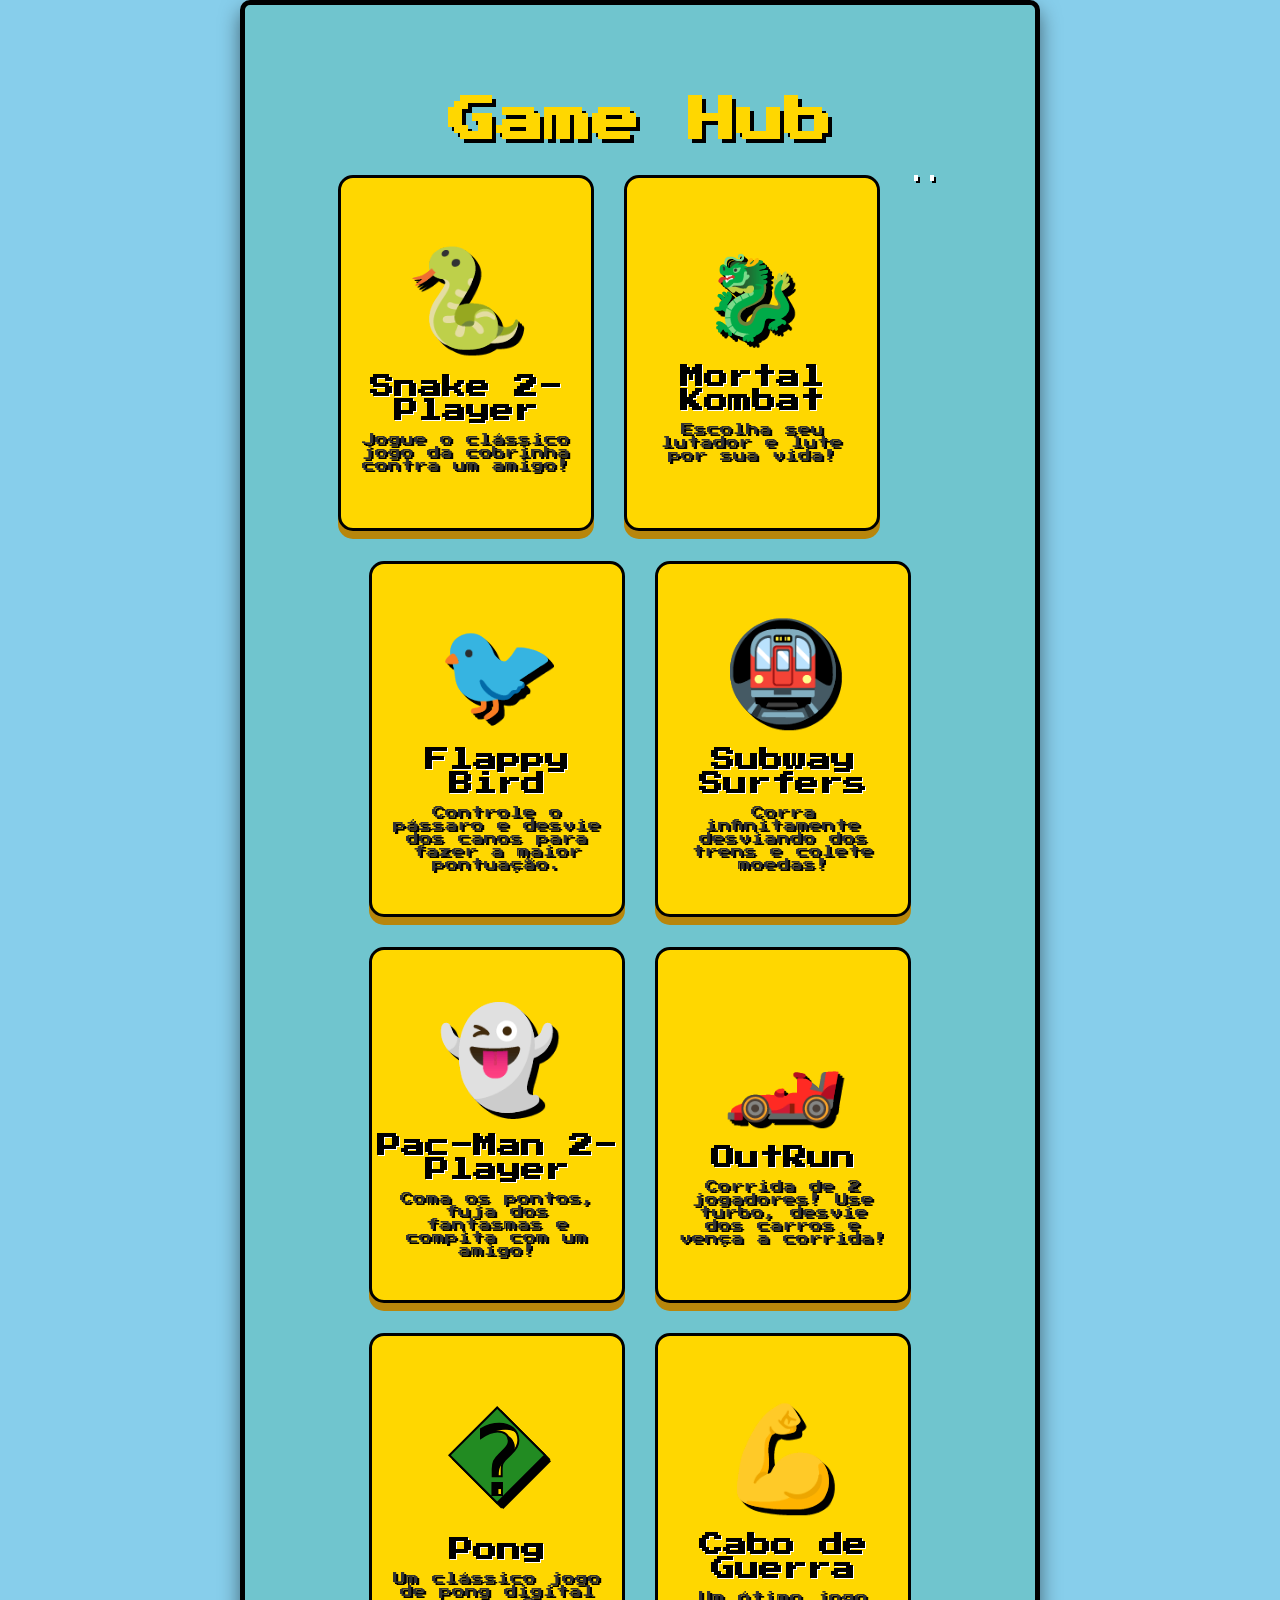
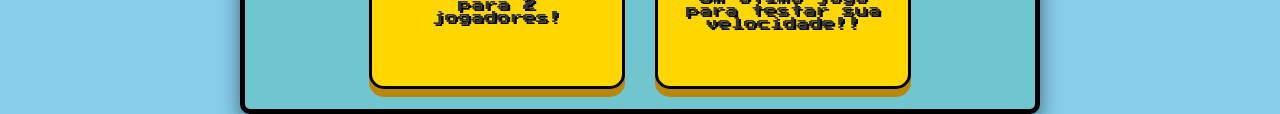
<file: index.html>
<!DOCTYPE html>
<html lang="pt-br">
<head>
    <meta charset="UTF-8">
    <meta name="viewport" content="width=device-width, initial-scale=1.0">
    <title>Game Hub</title>
    <link rel="stylesheet" href="game_hub.css">
</head>
<body>
    <div class="main-container">
        <div id="hub-page">
            <h1>Game Hub</h1>
            <div class="games-container">
                <a href="../snake/snake.html" class="game-card">
                    <span class="game-icon">🐍</span>
                    <h2>Snake 2-Player</h2>
                    <p>Jogue o clássico jogo da cobrinha contra um amigo!</p>
                </a>
                <a href="../luta/luta.html" class="game-card">
                    <span class="game-icon mortal-kombat">🐉</span>
                    <h2>Mortal Kombat</h2>
                    <p>Escolha seu lutador e lute por sua vida!</p>
                </a>''
                <a href="../flap/flap.html" class="game-card">
                    <span class="game-icon">🐦</span>
                    <h2>Flappy Bird</h2>
                    <p>Controle o pássaro e desvie dos canos para fazer a maior pontuação.</p>
                </a>
                <a href="../subway/subway.html" class="game-card">
                    <span class="game-icon">🚇</span>
                    <h2>Subway Surfers</h2>
                    <p>Corra infinitamente desviando dos trens e colete moedas!</p>
                </a>
                
                <a href="../pacman/pacman.html" class="game-card">
                    <span class="game-icon">👻</span>
                    <h2>Pac-Man 2-Player</h2>
                    <p>Coma os pontos, fuja dos fantasmas e compita com um amigo!</p>
                </a>
                
                <a href="../corrida/corrida.html" class="game-card">
                    <span class="game-icon">🏎️</span>
                    <h2>OutRun</h2>
                    <p>Corrida de 2 jogadores! Use turbo, desvie dos carros e vença a corrida!</p>
                </a>

                <a href="../pong/pong.html" class="game-card">
                    <span class="game-icon">�</span>
                    <h2>Pong</h2>
                    <p>Um clássico jogo de pong digital para 2 jogadores!</p>
                </a>

                <a href="../cabodeguerra/cabodeguerra.html" class="game-card">
                    <span class="game-icon">💪</span>
                    <h2>Cabo de Guerra</h2>
                    <p>Um ótimo jogo para testar sua velocidade!!</p>
                </a>
            </div>
        </div>
    </div>
</body>
</html>
</file>
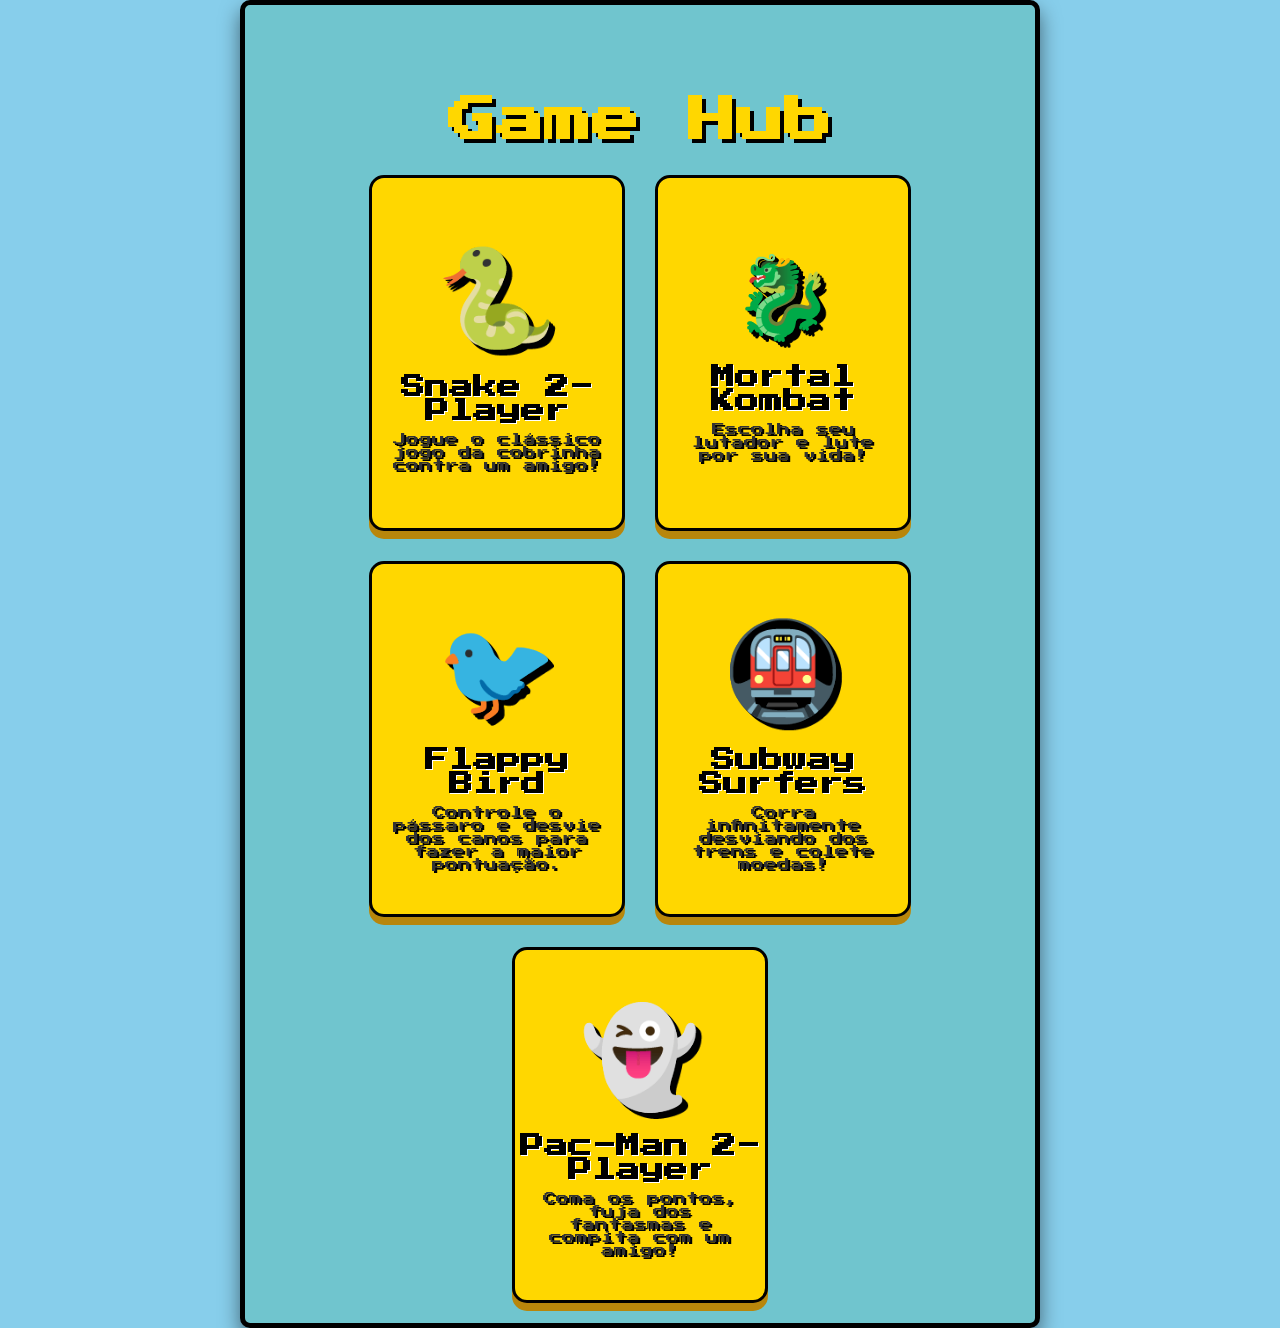
<file: game_hub.html>
<!DOCTYPE html>
<html lang="pt-br">
<head>
    <meta charset="UTF-8">
    <meta name="viewport" content="width=device-width, initial-scale=1.0">
    <title>Game Hub</title>
    <link rel="stylesheet" href="game_hub.css">
</head>
<body>
    <div class="main-container">
        <div id="hub-page">
            <h1>Game Hub</h1>
            <div class="games-container">
                <a href="../snake/snake.html" class="game-card">
                    <span class="game-icon">🐍</span>
                    <h2>Snake 2-Player</h2>
                    <p>Jogue o clássico jogo da cobrinha contra um amigo!</p>
                </a>
                <a href="../luta/luta.html" class="game-card">
                    <span class="game-icon mortal-kombat">🐉</span>
                    <h2>Mortal Kombat</h2>
                    <p>Escolha seu lutador e lute por sua vida!</p>
                </a>
                <a href="../flap/flap.html" class="game-card">
                    <span class="game-icon">🐦</span>
                    <h2>Flappy Bird</h2>
                    <p>Controle o pássaro e desvie dos canos para fazer a maior pontuação.</p>
                </a>
                <a href="../subway/subway.html" class="game-card">
                    <span class="game-icon">🚇</span>
                    <h2>Subway Surfers</h2>
                    <p>Corra infinitamente desviando dos trens e colete moedas!</p>
                </a>
                
                <a href="../pacman/pacman.html" class="game-card">
                    <span class="game-icon">👻</span>
                    <h2>Pac-Man 2-Player</h2>
                    <p>Coma os pontos, fuja dos fantasmas e compita com um amigo!</p>
                </a>
                
            </div>
        </div>
    </div>
</body>
</html>
</file>
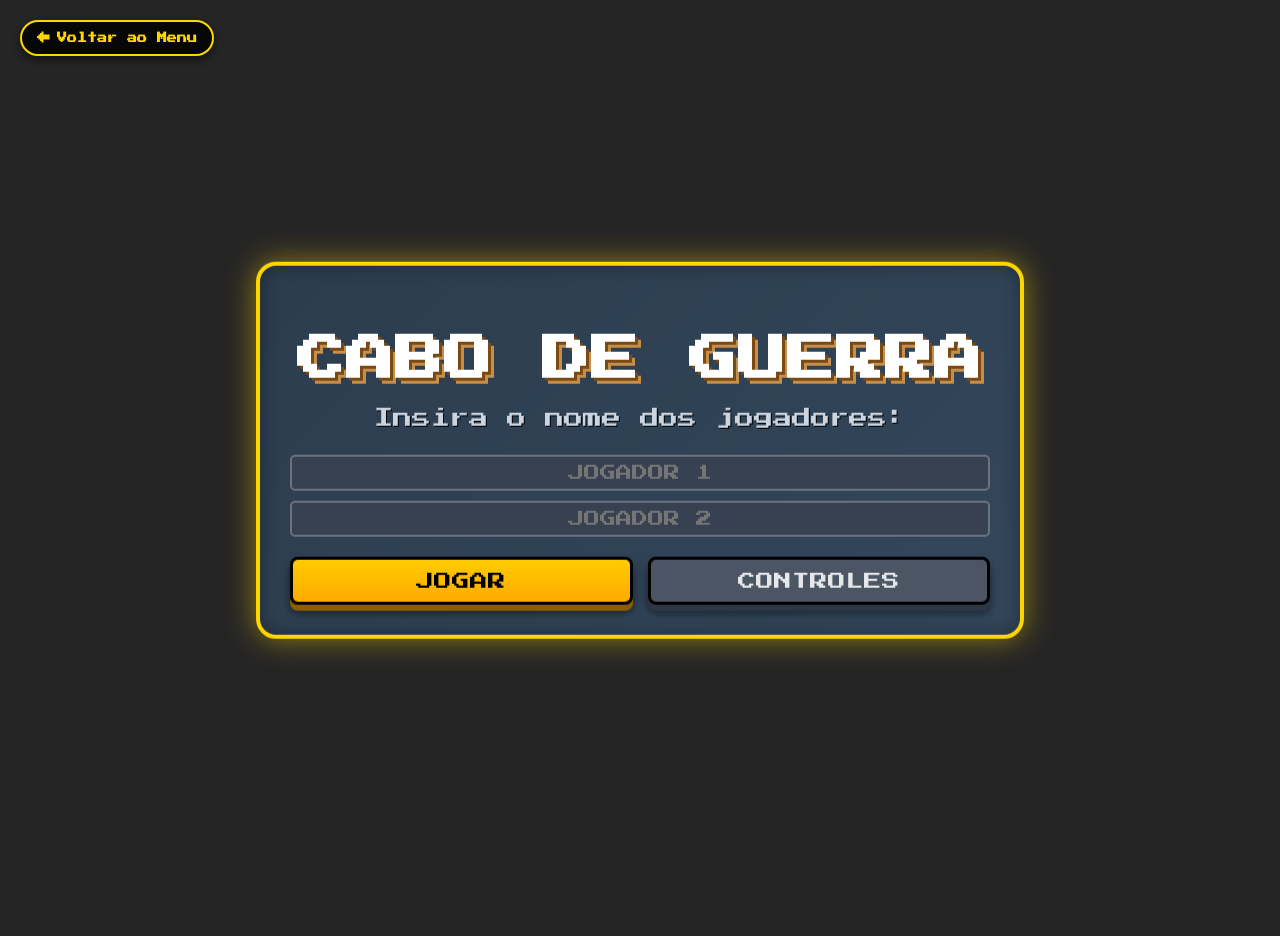
<file: cabodeguerra/cabodeguerra.html>
<!DOCTYPE html>
<html lang="pt-br">
<head>
    <meta charset="UTF-8">
    <meta name="viewport" content="width=device-width, initial-scale=1.0">
    <title>Jogo Cabo de Guerra</title>
    <link rel="preconnect" href="https://fonts.googleapis.com">
    <link rel="preconnect" href="https://fonts.gstatic.com" crossorigin>
    <link href="https://fonts.googleapis.com/css2?family=Press+Start+2P&display=swap" rel="stylesheet">
    <link rel="stylesheet" href="cabodeguerra.css">
</head>
<body>
    <div class="back-button">
        <a href="../game_hub/game_hub.html" class="back-link">
            <span class="arrow">←</span> Voltar ao Menu
        </a>
    </div>

    <div id="messageBox" class="message-container">
        <div id="homeScreenContent">
            <h2 class="home-title">CABO DE GUERRA</h2>
            <p class="subtitle">Insira o nome dos jogadores:</p>
            <div class="input-group">
                <input type="text" id="player1NameInput" placeholder="JOGADOR 1" maxlength="15">
                <input type="text" id="player2NameInput" placeholder="JOGADOR 2" maxlength="15">
            </div>
            <div class="button-group">
                <button id="mainButton">JOGAR</button>
                <button id="controlsButton">CONTROLES</button>
            </div>
        </div>

        <div id="characterSelectionScreenContent" style="display: none;">
            <h2 class="home-title">ESCOLHA SEU LUTADOR</h2>
            <p class="subtitle">Clique para selecionar seu personagem</p>
            <div class="character-grid">
                <div class="character-card" data-character="0">
                    <img src="../images/felipe.png" alt="Felipe Dev" class="character-image">
                    <div class="character-name">Felipe Dev</div>
                    <div class="selection-marker-p1">P1</div>
                    <div class="selection-marker-p2">P2</div>
                </div>
                <div class="character-card" data-character="1">
                    <img src="../images/thiago.png" alt="Thiago" class="character-image">
                    <div class="character-name">Thiago</div>
                    <div class="selection-marker-p1">P1</div>
                    <div class="selection-marker-p2">P2</div>
                </div>
                <div class="character-card" data-character="2">
                    <img src="../images/marcelo.png" alt="Marcelo" class="character-image">
                    <div class="character-name">Marcelo</div>
                    <div class="selection-marker-p1">P1</div>
                    <div class="selection-marker-p2">P2</div>
                </div>
                <div class="character-card" data-character="3">
                    <img src="../images/eduardo.png" alt="Eduardo" class="character-image">
                    <div class="character-name">Eduardo</div>
                    <div class="selection-marker-p1">P1</div>
                    <div class="selection-marker-p2">P2</div>
                </div>
            </div>
            <div class="button-group">
                <button id="confirmSelectionBtn" disabled>COMEÇAR</button>
                <button id="backToHomeFromSelection">VOLTAR</button>
            </div>
        </div>

        <div id="controlsScreenContent" style="display: none;">
            <h2 class="home-title">CONTROLES</h2>
            <div class="controls">
                <div class="player-controls">
                    <p><strong>Jogador 1 (Esquerda):</strong></p>
                    <p>Puxar: <span class="key">SHIFT ESQUERDO</span> (aperte bem rápido!)</p>
                </div>
                <div class="player-controls">
                    <p><strong>Jogador 2 (Direita):</strong></p>
                    <p>Puxar: <span class="key">ENTER</span> (aperte bem rápido!)</p>
                </div>
            </div>
            <p style="margin-top:15px;">Quem puxar a corda até o próprio lado primeiro, vence!</p>
            <div class="button-group">
                <button id="backToHomeFromControls">Voltar</button>
            </div>
        </div>

        <div id="endGameContent" style="display: none;">
            <h2 class="home-title" id="endGameTitle"></h2>
            <div class="button-group">
                <button id="playAgainButton">Jogar Novamente</button>
                <button id="backToHomeButton">Voltar para Início</button>
            </div>
        </div>
    </div>

    <div class="game-container" style="display:none;">
        <div class="ui-container">
            <div class="player-info">
                <div class="player-name" id="player1Name"></div>
            </div>
            <div id="timer">PUXA!</div>
            <div class="player-info p2">
                <div class="player-name p2" id="player2Name"></div>
            </div>
        </div>
        <div class="canvas-wrapper">
            <canvas id="gameCanvas"></canvas>
            <div id="countdownDisplay"></div>
        </div>
        <div class="mash-hint">
            <span>Aperte <span class="key">SHIFT ESQ</span> repetidamente</span>
            <span>Aperte <span class="key">ENTER</span> repetidamente</span>
        </div>
    </div>

    <script src="cabodeguerra.js"></script>
</body>
</html>
</file>
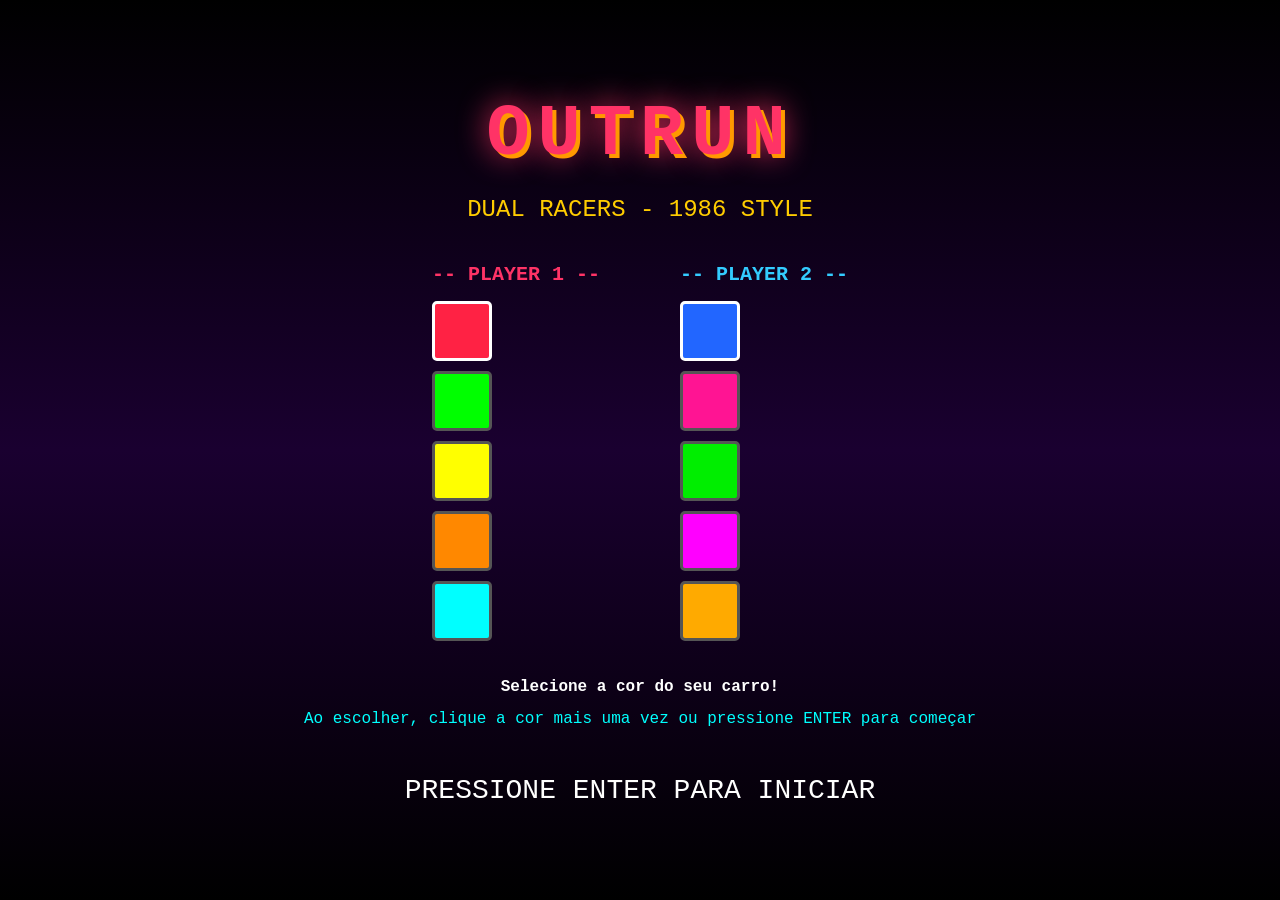
<file: corrida/corrida.html>
<!DOCTYPE html>
<html lang="pt-BR">
<head>
<meta charset="UTF-8">
<title>OutRun - 2 Players</title>
<style>
* { margin: 0; padding: 0; box-sizing: border-box; }
body { background: #000; overflow: hidden; font-family: 'Courier New', monospace; display: flex; flex-direction: column; align-items: center; height: 100vh; }
#title-screen {
    position: absolute; top: 0; left: 0; width: 100%; height: 100%;
    background: linear-gradient(#000 0%, #1a0030 50%, #000 100%);
    display: flex; flex-direction: column; align-items: center; justify-content: center;
    z-index: 100; color: #fff;
}
#title-screen h1 {
    font-size: 72px; color: #ff3366; text-shadow: 4px 4px 0 #ff9900, 0 0 30px #ff3366;
    letter-spacing: 8px; margin-bottom: 20px;
}
#title-screen .subtitle { font-size: 24px; color: #ffcc00; margin-bottom: 40px; }
#title-screen .controls { font-size: 16px; color: #aaa; line-height: 2; text-align: center; }
#title-screen .controls span { color: #0ff; }
#title-screen .start { font-size: 28px; color: #fff; margin-top: 40px; animation: blink 1s infinite; }
@keyframes blink { 0%,100% { opacity: 1; } 50% { opacity: 0.2; } }
#game-container { display: none; width: 100%; height: 100vh; }
canvas { display: block; }
#hud {
    position: absolute; top: 0; left: 0; width: 100%; pointer-events: none; z-index: 10;
}
.player-label {
    position: absolute; font-size: 18px; font-weight: bold; padding: 4px 12px;
    background: rgba(0,0,0,0.7); border-radius: 0 0 8px 0;
}
#p1-label { top: 0; left: 0; color: #ff3366; border-bottom: 2px solid #ff3366; }
#p2-label { top: 50%; left: 0; color: #33ccff; border-bottom: 2px solid #33ccff; }
.divider {
    position: absolute; top: 50%; left: 0; width: 100%; height: 3px;
    background: linear-gradient(90deg, #ff3366, #ffcc00, #33ccff); z-index: 5;
}
</style>
</head>
<body>

<div id="title-screen">
    <h1>OUTRUN</h1>
    <div class="subtitle">DUAL RACERS - 1986 STYLE</div>
    
    <div id="color-select-screen" style="display: flex; gap: 80px; justify-content: center; margin-bottom: 30px;">
        <!-- Player 1 Color Selection -->
        <div style="text-align: center;">
            <div style="color: #ff3366; font-size: 20px; font-weight: bold; margin-bottom: 15px;">-- PLAYER 1 --</div>
            <div id="p1-colors" style="display: flex; gap: 10px; flex-direction: column;">
                <button class="color-btn" data-player="1" data-color="#ff2244" style="background: #ff2244; width: 60px; height: 60px; border: 3px solid #fff; cursor: pointer; border-radius: 5px;"></button>
                <button class="color-btn" data-player="1" data-color="#00ff00" style="background: #00ff00; width: 60px; height: 60px; border: 3px solid #555; cursor: pointer; border-radius: 5px;"></button>
                <button class="color-btn" data-player="1" data-color="#ffff00" style="background: #ffff00; width: 60px; height: 60px; border: 3px solid #555; cursor: pointer; border-radius: 5px;"></button>
                <button class="color-btn" data-player="1" data-color="#ff8800" style="background: #ff8800; width: 60px; height: 60px; border: 3px solid #555; cursor: pointer; border-radius: 5px;"></button>
                <button class="color-btn" data-player="1" data-color="#00ffff" style="background: #00ffff; width: 60px; height: 60px; border: 3px solid #555; cursor: pointer; border-radius: 5px;"></button>
            </div>
        </div>
        
        <!-- Player 2 Color Selection -->
        <div style="text-align: center;">
            <div style="color: #33ccff; font-size: 20px; font-weight: bold; margin-bottom: 15px;">-- PLAYER 2 --</div>
            <div id="p2-colors" style="display: flex; gap: 10px; flex-direction: column;">
                <button class="color-btn" data-player="2" data-color="#2266ff" style="background: #2266ff; width: 60px; height: 60px; border: 3px solid #fff; cursor: pointer; border-radius: 5px;"></button>
                <button class="color-btn" data-player="2" data-color="#ff1493" style="background: #ff1493; width: 60px; height: 60px; border: 3px solid #555; cursor: pointer; border-radius: 5px;"></button>
                <button class="color-btn" data-player="2" data-color="#00ee00" style="background: #00ee00; width: 60px; height: 60px; border: 3px solid #555; cursor: pointer; border-radius: 5px;"></button>
                <button class="color-btn" data-player="2" data-color="#ff00ff" style="background: #ff00ff; width: 60px; height: 60px; border: 3px solid #555; cursor: pointer; border-radius: 5px;"></button>
                <button class="color-btn" data-player="2" data-color="#ffaa00" style="background: #ffaa00; width: 60px; height: 60px; border: 3px solid #555; cursor: pointer; border-radius: 5px;"></button>
            </div>
        </div>
    </div>
    
    <div class="controls">
        <strong style="color:#fff">Selecione a cor do seu carro!</strong><br>
        <span>Ao escolher, clique a cor mais uma vez ou pressione ENTER para começar</span>
    </div>
    <div class="start">PRESSIONE ENTER PARA INICIAR</div>
</div>

<div id="game-container">
    <canvas id="gameCanvas"></canvas>
    <div class="divider"></div>
    <div id="hud">
        <div id="p1-label" class="player-label">PLAYER 1</div>
        <div id="p2-label" class="player-label">PLAYER 2</div>
    </div>
</div>

<script>
// ===================== GAME CONFIG =====================
const ROAD = {
    LENGTH: 0,
    WIDTH: 2200,
    LANES: 4,
    SEG_LENGTH: 200,
    RUMBLE_SEGS: 3,
    DRAW_DIST: 300,
    FOG_DENSITY: 5,
    NUM_SEGS: 0
};

const CAMERA = { HEIGHT: 1000, DEPTH: 0 };
const COLORS = {
    SKY:    { top: '#0066cc', bot: '#cc6600' },
    TREE:   { trunk: '#4a2800', leaf: '#006600', leaf2: '#008800' },
    ROAD:   { dark: '#555555', light: '#666666' },
    GRASS:  { dark: '#006600', light: '#009900' },
    RUMBLE: { dark: '#cc0000', light: '#ffffff' },
    LANE:   { dark: '#555555', light: '#cccccc' },
    START:  { line: '#ffffff' },
    FINISH: { line: '#000000' }
};

// ===================== UTIL =====================
function clamp(v, lo, hi) { return Math.max(lo, Math.min(hi, v)); }
function lerp(a, b, t) { return a + (b - a) * t; }
function easeInOut(a, b, t) { return a + (b - a) * (-Math.cos(t * Math.PI) / 2 + 0.5); }
function rumbleWidth(projW, lanes) { return projW / Math.max(6, 2 * lanes); }
function laneMarkerWidth(projW, lanes) { return projW / Math.max(32, 8 * lanes); }

// ===================== SEGMENTS & ROAD BUILDER =====================
let segments = [];

function buildRoad() {
    segments = [];
    const segCount = 200;
    // Gently rolling road with curves - DUPLICATED FOR LONGER TRACK
    for (let loop = 0; loop < 2; loop++) {
        addRoad(10, 10, 10, 0, 0);     // straight
        addRoad(10, 10, 10, -2, 0);    // curve left
        addRoad(10, 10, 10, 0, 10);    // hill up
        addRoad(10, 10, 10, 3, 0);     // curve right
        addRoad(10, 10, 10, 0, -7);    // hill down
        addRoad(10, 10, 10, -3, 5);    // left curve + hill
        addRoad(10, 10, 10, 0, 0);     // straight
        addRoad(10, 10, 10, 4, -5);    // sharp right + downhill
        addRoad(10, 10, 10, -2, 7);    // left + uphill
        addRoad(10, 10, 10, 0, -3);    // gentle downhill
        addRoad(10, 10, 10, 2, 0);     // curve right
        addRoad(10, 10, 10, 0, 0);     // straight
        addRoad(10, 10, 10, -4, 4);    // sharp left + hill
        addRoad(10, 10, 10, 3, -6);    // right + downhill
        addRoad(10, 10, 10, 0, 3);     // gentle uphill
        addRoad(10, 10, 10, -1, 0);    // slight left
        addRoad(10, 10, 10, 0, 0);     // straight
        addRoad(10, 10, 10, 2, 5);     // right + hill
        addRoad(10, 10, 10, -3, -4);   // left + downhill
        addRoad(10, 10, 10, 0, 0);     // straight
    }
    addRoad(10, 10, 10, 0, 0);     // final straight finish

    ROAD.NUM_SEGS = segments.length;
    ROAD.LENGTH = ROAD.NUM_SEGS * ROAD.SEG_LENGTH;

    // Add scenery (trees, bushes, signs)
    for (let i = 0; i < segments.length; i++) {
        if (Math.random() < 0.35) {
            const side = Math.random() < 0.5 ? -1 : 1;
            const type = Math.random() < 0.7 ? 'tree' : (Math.random() < 0.5 ? 'bush' : 'sign');
            segments[i].sprites = segments[i].sprites || [];
            segments[i].sprites.push({
                offset: side * (1.2 + Math.random() * 3),
                type: type,
                scale: 0.8 + Math.random() * 0.6
            });
        }
    }
}

function addSegment(curve, y) {
    const n = segments.length;
    segments.push({
        index: n,
        p: { world: { x: 0, y: lastY(), z: n * ROAD.SEG_LENGTH }, camera: {}, screen: {} },
        curve: curve,
        sprites: [],
        clip: 0
    });
    function lastY() { return y; }
}

let currentY = 0;
function addRoad(enter, hold, leave, curve, hillHeight) {
    const startY = currentY;
    const endY = currentY + hillHeight * ROAD.SEG_LENGTH;
    const total = enter + hold + leave;
    for (let n = 0; n < enter; n++) {
        addSegment(easeIn(0, curve, n / enter), easeInOut(startY, endY, n / total));
    }
    for (let n = 0; n < hold; n++) {
        addSegment(curve, easeInOut(startY, endY, (enter + n) / total));
    }
    for (let n = 0; n < leave; n++) {
        addSegment(easeInOut(curve, 0, n / leave), easeInOut(startY, endY, (enter + hold + n) / total));
    }
    currentY = endY;
}
function easeIn(a, b, t) { return a + (b - a) * t * t; }

// ===================== PROJECT =====================
function project(p, cameraX, cameraY, cameraZ, cameraDepth, width, height, roadWidth) {
    p.camera.x = p.world.x - cameraX;
    p.camera.y = p.world.y - cameraY;
    p.camera.z = p.world.z - cameraZ;
    const scale = cameraDepth / p.camera.z;
    p.screen.scale = scale;
    p.screen.x = Math.round(width / 2 + scale * p.camera.x * width / 2);
    p.screen.y = Math.round(height / 2 - scale * p.camera.y * height / 2);
    p.screen.w = Math.round(scale * roadWidth * width / 2);
}

// ===================== RENDER HELPERS =====================
function drawPoly(ctx, x1, y1, x2, y2, x3, y3, x4, y4, color) {
    ctx.fillStyle = color;
    ctx.beginPath();
    ctx.moveTo(x1, y1);
    ctx.lineTo(x2, y2);
    ctx.lineTo(x3, y3);
    ctx.lineTo(x4, y4);
    ctx.closePath();
    ctx.fill();
}

function drawSegment(ctx, width, height, lanes, seg1, seg2, fogAmount) {
    const s1 = seg1.p.screen;
    const s2 = seg2.p.screen;
    const segIdx = seg2.index;
    const isOdd = Math.floor(segIdx / ROAD.RUMBLE_SEGS) % 2;

    const grass  = isOdd ? COLORS.GRASS.dark  : COLORS.GRASS.light;
    const rumble = isOdd ? COLORS.RUMBLE.dark  : COLORS.RUMBLE.light;
    const road   = isOdd ? COLORS.ROAD.dark    : COLORS.ROAD.light;
    const lane   = isOdd ? COLORS.LANE.dark    : COLORS.LANE.light;

    // grass
    ctx.fillStyle = grass;
    ctx.fillRect(0, s2.y, width, s1.y - s2.y);

    // rumble strips
    const rw1 = rumbleWidth(s1.w, lanes);
    const rw2 = rumbleWidth(s2.w, lanes);
    drawPoly(ctx, s1.x - s1.w - rw1, s1.y, s1.x - s1.w, s1.y, s2.x - s2.w, s2.y, s2.x - s2.w - rw2, s2.y, rumble);
    drawPoly(ctx, s1.x + s1.w + rw1, s1.y, s1.x + s1.w, s1.y, s2.x + s2.w, s2.y, s2.x + s2.w + rw2, s2.y, rumble);

    // road surface
    drawPoly(ctx, s1.x - s1.w, s1.y, s1.x + s1.w, s1.y, s2.x + s2.w, s2.y, s2.x - s2.w, s2.y, road);

    // lane markers
    if (!isOdd) {
        const lw1 = laneMarkerWidth(s1.w, lanes);
        const lw2 = laneMarkerWidth(s2.w, lanes);
        for (let l = 1; l < lanes; l++) {
            const lx1 = s1.x - s1.w + s1.w * 2 * l / lanes;
            const lx2 = s2.x - s2.w + s2.w * 2 * l / lanes;
            drawPoly(ctx, lx1 - lw1/2, s1.y, lx1 + lw1/2, s1.y, lx2 + lw2/2, s2.y, lx2 - lw2/2, s2.y, lane);
        }
    }

    // fog
    if (fogAmount > 0) {
        ctx.fillStyle = 'rgba(0,150,100,' + fogAmount + ')';
        ctx.fillRect(0, s2.y, width, s1.y - s2.y);
    }
}

function drawSprite(ctx, width, height, sprite, seg) {
    const s = seg.p.screen;
    const scale = s.scale;
    const spriteW = 200 * scale * (sprite.scale || 1);
    const spriteH = 300 * scale * (sprite.scale || 1);
    const x = s.x + scale * sprite.offset * ROAD.WIDTH * width / 2;
    const y = s.y;

    if (sprite.type === 'tree') {
        // trunk
        ctx.fillStyle = COLORS.TREE.trunk;
        ctx.fillRect(x - spriteW * 0.08, y - spriteH, spriteW * 0.16, spriteH);
        // leaves
        ctx.fillStyle = COLORS.TREE.leaf;
        ctx.beginPath();
        ctx.arc(x, y - spriteH, spriteW * 0.4, 0, Math.PI * 2);
        ctx.fill();
        ctx.fillStyle = COLORS.TREE.leaf2;
        ctx.beginPath();
        ctx.arc(x - spriteW * 0.1, y - spriteH * 1.1, spriteW * 0.25, 0, Math.PI * 2);
        ctx.fill();
    } else if (sprite.type === 'bush') {
        ctx.fillStyle = '#005500';
        ctx.beginPath();
        ctx.ellipse(x, y - spriteH * 0.2, spriteW * 0.4, spriteH * 0.3, 0, 0, Math.PI * 2);
        ctx.fill();
        ctx.fillStyle = '#007700';
        ctx.beginPath();
        ctx.ellipse(x + spriteW * 0.15, y - spriteH * 0.25, spriteW * 0.3, spriteH * 0.25, 0, 0, Math.PI * 2);
        ctx.fill();
    } else if (sprite.type === 'sign') {
        ctx.fillStyle = '#888';
        ctx.fillRect(x - spriteW * 0.04, y - spriteH * 0.8, spriteW * 0.08, spriteH * 0.8);
        ctx.fillStyle = '#cc0000';
        ctx.fillRect(x - spriteW * 0.25, y - spriteH * 0.9, spriteW * 0.5, spriteH * 0.25);
        ctx.fillStyle = '#fff';
        ctx.font = Math.max(8, spriteW * 0.2) + 'px monospace';
        ctx.textAlign = 'center';
        ctx.fillText('80', x, y - spriteH * 0.72);
    }
}

function drawCar(ctx, x, y, width, steer, color1, color2, speed) {
    const w = width;
    const h = w * 0.5;
    const bounce = speed > 0 ? Math.sin(Date.now() / 80) * (speed / 400) : 0;
    const cy = y + bounce;

    // Shadow
    ctx.fillStyle = 'rgba(0,0,0,0.4)';
    ctx.beginPath();
    ctx.ellipse(x, cy + 2, w * 0.55, h * 0.15, 0, 0, Math.PI * 2);
    ctx.fill();

    // Wheels
    ctx.fillStyle = '#111';
    const wheelOff = steer * 3;
    ctx.fillRect(x - w * 0.5, cy - h * 0.1, w * 0.12, h * 0.35);
    ctx.fillRect(x + w * 0.38, cy - h * 0.1, w * 0.12, h * 0.35);
    ctx.fillRect(x - w * 0.45 + wheelOff, cy - h * 0.7, w * 0.1, h * 0.3);
    ctx.fillRect(x + w * 0.35 + wheelOff, cy - h * 0.7, w * 0.1, h * 0.3);

    // Body
    ctx.fillStyle = color1;
    ctx.beginPath();
    ctx.moveTo(x - w * 0.45, cy);
    ctx.lineTo(x - w * 0.5, cy - h * 0.3);
    ctx.lineTo(x - w * 0.35, cy - h * 0.85);
    ctx.lineTo(x + w * 0.35, cy - h * 0.85);
    ctx.lineTo(x + w * 0.5, cy - h * 0.3);
    ctx.lineTo(x + w * 0.45, cy);
    ctx.closePath();
    ctx.fill();

    // Windshield
    ctx.fillStyle = '#aaddff';
    ctx.beginPath();
    ctx.moveTo(x - w * 0.28, cy - h * 0.5);
    ctx.lineTo(x - w * 0.2, cy - h * 0.82);
    ctx.lineTo(x + w * 0.2, cy - h * 0.82);
    ctx.lineTo(x + w * 0.28, cy - h * 0.5);
    ctx.closePath();
    ctx.fill();

    // Stripe
    ctx.fillStyle = color2;
    ctx.fillRect(x - w * 0.15, cy - h * 0.45, w * 0.3, h * 0.12);

    // Taillights
    if (speed < 50) {
        ctx.fillStyle = '#ff0000';
    } else {
        ctx.fillStyle = '#880000';
    }
    ctx.fillRect(x - w * 0.45, cy - h * 0.3, w * 0.08, h * 0.12);
    ctx.fillRect(x + w * 0.37, cy - h * 0.3, w * 0.08, h * 0.12);
}

// ===================== SKY & BACKGROUND =====================
function drawBackground(ctx, width, height, player) {
    // Sky gradient
    const skyGrad = ctx.createLinearGradient(0, 0, 0, height * 0.55);
    skyGrad.addColorStop(0, '#001144');
    skyGrad.addColorStop(0.4, '#0055aa');
    skyGrad.addColorStop(0.7, '#ff6633');
    skyGrad.addColorStop(1, '#ffcc66');
    ctx.fillStyle = skyGrad;
    ctx.fillRect(0, 0, width, height * 0.55);

    // Sun
    const sunX = width * 0.7 - player.position * 0.0001 % width;
    ctx.fillStyle = '#ffdd44';
    ctx.beginPath();
    ctx.arc(sunX, height * 0.35, 40, 0, Math.PI * 2);
    ctx.fill();
    ctx.fillStyle = 'rgba(255,220,100,0.3)';
    ctx.beginPath();
    ctx.arc(sunX, height * 0.35, 65, 0, Math.PI * 2);
    ctx.fill();

    // Mountains
    const mOff = player.position * 0.0005;
    ctx.fillStyle = '#2a1a4a';
    ctx.beginPath();
    ctx.moveTo(0, height * 0.55);
    for (let i = 0; i <= width; i += 30) {
        const h2 = height * 0.35 + Math.sin((i + mOff) * 0.008) * 40 + Math.sin((i + mOff) * 0.003) * 60;
        ctx.lineTo(i, h2);
    }
    ctx.lineTo(width, height * 0.55);
    ctx.closePath();
    ctx.fill();

    ctx.fillStyle = '#1a3a2a';
    ctx.beginPath();
    ctx.moveTo(0, height * 0.55);
    for (let i = 0; i <= width; i += 20) {
        const h2 = height * 0.42 + Math.sin((i + mOff * 2) * 0.01) * 25 + Math.sin((i + mOff * 2) * 0.005) * 35;
        ctx.lineTo(i, h2);
    }
    ctx.lineTo(width, height * 0.55);
    ctx.closePath();
    ctx.fill();
}

// ===================== PLAYER =====================
class Player {
    constructor(controls) {
        this.position = 0;
        this.speed = 0;
        this.maxSpeed = ROAD.SEG_LENGTH * 60;
        this.accel = this.maxSpeed / 3;
        this.braking = -this.maxSpeed;
        this.decel = -this.maxSpeed / 5;
        this.offRoadDecel = -this.maxSpeed / 2;
        this.offRoadMaxSpeed = this.maxSpeed / 3;
        this.playerX = 0;
        this.steer = 0;
        this.controls = controls;
        this.keys = {};
        this.lap = 1;
        this.lapTime = 0;
        this.bestLap = Infinity;
        this.totalTime = 0;
        this.laps = 3;
        this.finished = false;
        this.collisionCooldown = 0;
        // Turbo properties
        this.turbo = 100;
        this.maxTurbo = 100;
        this.turboActive = false;
        this.turboButton = controls.turbo;
        // Car color properties
        this.carColor1 = controls.defaultColor || '#ff2244';
        this.carColor2 = controls.defaultStripe || '#ffcc00';
    }

    update(dt) {
        if (this.finished) {
            this.speed = Math.max(0, this.speed + this.decel * dt * 3);
            return;
        }

        const segIdx = Math.floor(this.position / ROAD.SEG_LENGTH) % ROAD.NUM_SEGS;
        const seg = segments[segIdx];
        const speedPercent = this.speed / this.maxSpeed;
        
        // Check for collision with road edges (rumble strips)
        // Road boundaries are at ±1 (lanes go from -1 to +1)
        const roadBoundary = 1.0;
        
        if (Math.abs(this.playerX) > roadBoundary) {
            // Hit the rumble strip - bounce back and lose speed
            this.speed *= 0.45; // Significant speed loss
            
            // Push car back toward center
            if (this.playerX > roadBoundary) {
                this.playerX = roadBoundary - 0.3; // Bounce left
            } else {
                this.playerX = -roadBoundary + 0.3; // Bounce right
            }
            
            this.collisionCooldown = 0.5;
        }

        // Steering
        this.steer = 0;
        if (this.keys[this.controls.left])  this.steer = -1;
        if (this.keys[this.controls.right]) this.steer = 1;

        // Handle Turbo
        this.turboActive = this.keys[this.turboButton] && this.turbo > 0;
        if (this.turboActive) {
            this.turbo -= dt * 20; // Consume turbo
            if (this.turbo < 0) this.turbo = 0;
        } else {
            // Regenerate turbo when not using it
            this.turbo += dt * 15;
            if (this.turbo > this.maxTurbo) this.turbo = this.maxTurbo;
        }

        // Acceleration
        let accelForce = this.accel;
        if (this.turboActive && this.speed > 300) {
            accelForce *= 1.8; // 80% speed boost when turbo is active
        }

        if (this.keys[this.controls.up]) {
            this.speed += accelForce * dt;
        } else if (this.keys[this.controls.down]) {
            this.speed += this.braking * dt;
        } else {
            this.speed += this.decel * dt;
        }

        // Apply max speed cap, increased with turbo
        let maxSpeedCap = this.maxSpeed;
        if (this.turboActive) {
            maxSpeedCap = this.maxSpeed * 1.4; // 40% speed increase with turbo
        }

        // Steering
        this.playerX += this.steer * speedPercent * dt * 3;

        // Road curves push the car
        this.playerX -= (seg.curve * speedPercent * speedPercent * dt * 0.8);

        this.speed = clamp(this.speed, 0, maxSpeedCap);
        // Clamp to road boundaries - prevent going off road
        this.playerX = clamp(this.playerX, -roadBoundary, roadBoundary);

        if (this.collisionCooldown > 0) this.collisionCooldown -= dt;

        this.position += this.speed * dt;
        this.lapTime += dt;
        this.totalTime += dt;

        // Lap counting
        if (this.position >= ROAD.LENGTH) {
            this.position -= ROAD.LENGTH;
            if (this.lapTime < this.bestLap) this.bestLap = this.lapTime;
            this.lapTime = 0;
            this.lap++;
            if (this.lap > this.laps) {
                this.finished = true;
            }
        }
    }
}

// ===================== TRAFFIC CARS (NPC) =====================
const TRAFFIC_COLORS = [
    { body: '#ffaa00', stripe: '#fff' },
    { body: '#00aa44', stripe: '#ffff00' },
    { body: '#aa00ff', stripe: '#ff88ff' },
    { body: '#ffffff', stripe: '#0055ff' },
    { body: '#ff6600', stripe: '#000' },
    { body: '#00cccc', stripe: '#fff' },
    { body: '#cc0066', stripe: '#ffcc00' },
    { body: '#444444', stripe: '#ff0000' },
];
const NUM_TRAFFIC = 20;
let trafficCars = [];

class TrafficCar {
    constructor() {
        this.reset(true);
    }

    reset(randomPos) {
        const colorSet = TRAFFIC_COLORS[Math.floor(Math.random() * TRAFFIC_COLORS.length)];
        this.color1 = colorSet.body;
        this.color2 = colorSet.stripe;
        // Position on road: lane offset (-0.7 to 0.7 across road lanes)
        const lane = Math.floor(Math.random() * ROAD.LANES);
        this.laneX = -0.7 + (lane / (ROAD.LANES - 1)) * 1.4;
        // Z position along the road
        this.position = randomPos ? Math.random() * ROAD.LENGTH : 0;
        // Speed: between 30% and 70% of player max speed
        this.speed = (0.3 + Math.random() * 0.4) * ROAD.SEG_LENGTH * 60;
        // Slight weaving
        this.weaveAmount = (Math.random() - 0.5) * 0.1;
        this.weaveSpeed = 1 + Math.random() * 2;
        this.weaveOffset = Math.random() * Math.PI * 2;
    }

    update(dt) {
        this.position += this.speed * dt;
        if (this.position >= ROAD.LENGTH) {
            this.position -= ROAD.LENGTH;
        }
    }

    getX(time) {
        return this.laneX + Math.sin(time * this.weaveSpeed + this.weaveOffset) * this.weaveAmount;
    }
}

function drawTrafficCar(ctx, screenX, screenY, scale, carWidth, color1, color2) {
    const w = carWidth;
    const h = w * 0.5;
    const x = screenX;
    const y = screenY;

    // Shadow
    ctx.fillStyle = 'rgba(0,0,0,0.4)';
    ctx.beginPath();
    ctx.ellipse(x, y + 2, w * 0.5, h * 0.12, 0, 0, Math.PI * 2);
    ctx.fill();

    // Wheels
    ctx.fillStyle = '#111';
    ctx.fillRect(x - w * 0.48, y - h * 0.1, w * 0.11, h * 0.3);
    ctx.fillRect(x + w * 0.37, y - h * 0.1, w * 0.11, h * 0.3);
    ctx.fillRect(x - w * 0.43, y - h * 0.65, w * 0.09, h * 0.25);
    ctx.fillRect(x + w * 0.34, y - h * 0.65, w * 0.09, h * 0.25);

    // Body
    ctx.fillStyle = color1;
    ctx.beginPath();
    ctx.moveTo(x - w * 0.42, y);
    ctx.lineTo(x - w * 0.47, y - h * 0.3);
    ctx.lineTo(x - w * 0.32, y - h * 0.82);
    ctx.lineTo(x + w * 0.32, y - h * 0.82);
    ctx.lineTo(x + w * 0.47, y - h * 0.3);
    ctx.lineTo(x + w * 0.42, y);
    ctx.closePath();
    ctx.fill();

    // Windshield
    ctx.fillStyle = '#225588';
    ctx.beginPath();
    ctx.moveTo(x - w * 0.25, y - h * 0.48);
    ctx.lineTo(x - w * 0.18, y - h * 0.78);
    ctx.lineTo(x + w * 0.18, y - h * 0.78);
    ctx.lineTo(x + w * 0.25, y - h * 0.48);
    ctx.closePath();
    ctx.fill();

    // Stripe
    ctx.fillStyle = color2;
    ctx.fillRect(x - w * 0.14, y - h * 0.42, w * 0.28, h * 0.1);

    // Headlights (facing away from player)
    ctx.fillStyle = '#ff4444';
    ctx.fillRect(x - w * 0.42, y - h * 0.28, w * 0.07, h * 0.1);
    ctx.fillRect(x + w * 0.35, y - h * 0.28, w * 0.07, h * 0.1);
}

function checkTrafficCollision(player, time) {
    if (player.collisionCooldown > 0) return;

    const playerSegIdx = Math.floor(player.position / ROAD.SEG_LENGTH) % ROAD.NUM_SEGS;
    for (let i = 0; i < trafficCars.length; i++) {
        const car = trafficCars[i];
        const carSegIdx = Math.floor(car.position / ROAD.SEG_LENGTH) % ROAD.NUM_SEGS;
        
        // Check if on similar segment (within 5 segments)
        let segDiff = Math.abs(playerSegIdx - carSegIdx);
        if (segDiff > ROAD.NUM_SEGS / 2) segDiff = ROAD.NUM_SEGS - segDiff;
        if (segDiff > 5) continue;

        // Check distance along road
        let dz = Math.abs(player.position - car.position);
        if (dz > ROAD.LENGTH / 2) dz = ROAD.LENGTH - dz;
        if (dz > ROAD.SEG_LENGTH * 2) continue;

        const carX = car.getX(time);
        const dx = Math.abs(player.playerX - carX);
        // Better hitbox: 0.6 for better collision detection
        if (dx < 0.6) {
            player.speed *= 0.5;
            if (player.speed < 800) player.speed = 800;
            // Push player sideways to escape
            if (player.playerX < carX) {
                player.playerX -= 0.6;
            } else {
                player.playerX += 0.6;
            }
            player.collisionCooldown = 0.8;
            // Remove the traffic car when hit
            trafficCars.splice(i, 1);
            i--;
            break;
        }
    }
}

function checkCurveCollision(player) {
    const segIdx = Math.floor(player.position / ROAD.SEG_LENGTH) % ROAD.NUM_SEGS;
    if (segIdx >= segments.length) return;
    
    const seg = segments[segIdx];
    // Penalize hard when going against sharp curves
    if (Math.abs(seg.curve) > 2) {
        const wrongWay = (player.playerX > 0 && seg.curve < 0) || (player.playerX < 0 && seg.curve > 0);
        if (wrongWay && Math.abs(player.playerX) > 1.5) {
            player.speed *= 0.92;
        }
    }
}

// ===================== MAIN GAME =====================
const canvas = document.getElementById('gameCanvas');
const ctx = canvas.getContext('2d');
let W, H, halfH;
let player1, player2;
let gameTime = 0;
let gameStarted = false;
let countdown = 0;
let countdownTimer = 0;
let raceOver = false;
let winner = '';
let finishedPlayers = [];

function resize() {
    W = window.innerWidth;
    H = window.innerHeight;
    halfH = Math.floor(H / 2);
    canvas.width = W;
    canvas.height = H;
}
window.addEventListener('resize', resize);
resize();

CAMERA.DEPTH = 1 / Math.tan(80 * Math.PI / 180 / 2);

function init() {
    currentY = 0;
    buildRoad();

    player1 = new Player({ up: 'KeyW', down: 'KeyS', left: 'KeyA', right: 'KeyD', turbo: 'ShiftLeft', defaultColor: p1SelectedColor, defaultStripe: '#ffcc00' });
    player2 = new Player({ up: 'ArrowUp', down: 'ArrowDown', left: 'ArrowLeft', right: 'ArrowRight', turbo: 'Enter', defaultColor: p2SelectedColor, defaultStripe: '#00ffcc' });

    // Create traffic cars
    trafficCars = [];
    for (let i = 0; i < NUM_TRAFFIC; i++) {
        trafficCars.push(new TrafficCar());
    }
    gameTime = 0;

    countdown = 4;
    countdownTimer = 0;
    raceOver = false;
    winner = '';
    finishedPlayers = [];
}

// ===================== COLOR SELECTION =====================
let p1SelectedColor = '#ff2244';
let p2SelectedColor = '#2266ff';
let p1ColorSelected = false;
let p2ColorSelected = false;

document.addEventListener('DOMContentLoaded', function() {
    document.querySelectorAll('.color-btn').forEach(btn => {
        btn.addEventListener('click', function() {
            const player = this.getAttribute('data-player');
            const color = this.getAttribute('data-color');
            
            if (player === '1') {
                p1SelectedColor = color;
                p1ColorSelected = true;
                // Update button border
                document.querySelectorAll('[data-player="1"]').forEach(b => {
                    b.style.border = '3px solid #555';
                });
                this.style.border = '3px solid #ffff00';
            } else {
                p2SelectedColor = color;
                p2ColorSelected = true;
                // Update button border
                document.querySelectorAll('[data-player="2"]').forEach(b => {
                    b.style.border = '3px solid #555';
                });
                this.style.border = '3px solid #ffff00';
            }
        });
    });
});

// ===================== INPUT =====================
document.addEventListener('keydown', e => {
    if (e.code === 'Enter' && !gameStarted) {
        // Check if both players selected colors
        if (!p1ColorSelected || !p2ColorSelected) {
            alert('Ambos os jogadores precisam selecionar uma cor!');
            return;
        }
        document.getElementById('title-screen').style.display = 'none';
        document.getElementById('game-container').style.display = 'block';
        gameStarted = true;
        init();
        requestAnimationFrame(gameLoop);
        return;
    }
    if (e.code === 'Enter' && raceOver) {
        init();
        return;
    }
    if (player1) player1.keys[e.code] = true;
    if (player2) player2.keys[e.code] = true;
    e.preventDefault();
});
document.addEventListener('keyup', e => {
    if (player1) player1.keys[e.code] = false;
    if (player2) player2.keys[e.code] = false;
});

// ===================== RENDER PLAYER VIEW =====================
function renderView(player, yOffset, viewHeight, label) {
    ctx.save();
    ctx.beginPath();
    ctx.rect(0, yOffset, W, viewHeight);
    ctx.clip();
    ctx.translate(0, yOffset);

    drawBackground(ctx, W, viewHeight, player);

    const baseSegIdx = Math.floor(player.position / ROAD.SEG_LENGTH);
    const percentInSeg = (player.position % ROAD.SEG_LENGTH) / ROAD.SEG_LENGTH;

    let playerY = lerp(
        segments[baseSegIdx % ROAD.NUM_SEGS].p.world.y,
        segments[(baseSegIdx + 1) % ROAD.NUM_SEGS].p.world.y,
        percentInSeg
    );

    let maxY = viewHeight;
    let x = 0;
    let dx = 0;

    // Project and draw segments back to front
    for (let n = 0; n < ROAD.DRAW_DIST; n++) {
        const idx = (baseSegIdx + n) % ROAD.NUM_SEGS;
        const seg = segments[idx];
        const looped = (baseSegIdx + n) >= ROAD.NUM_SEGS;

        seg.p.world.x = x;
        seg.p.world.z = (n > 0 ? n : 1) * ROAD.SEG_LENGTH;

        project(seg.p,
            player.playerX * ROAD.WIDTH / 2,
            playerY + CAMERA.HEIGHT,
            0,
            CAMERA.DEPTH, W, viewHeight, ROAD.WIDTH);

        x += dx;
        dx += seg.curve;

        seg.clip = maxY;
        if (seg.p.screen.y >= maxY || seg.p.camera.z <= CAMERA.DEPTH) continue;
    }

    // Draw from back to front
    for (let n = ROAD.DRAW_DIST - 1; n > 0; n--) {
        const idx = (baseSegIdx + n) % ROAD.NUM_SEGS;
        const seg = segments[idx];
        const prevIdx = (baseSegIdx + n - 1) % ROAD.NUM_SEGS;
        const prevSeg = segments[prevIdx];

        if (seg.p.screen.y >= seg.clip) continue;

        const fogAmount = Math.min(1, n / ROAD.DRAW_DIST * ROAD.FOG_DENSITY / ROAD.DRAW_DIST);

        drawSegment(ctx, W, viewHeight, ROAD.LANES, prevSeg, seg, fogAmount);

        // Draw sprites
        if (seg.sprites) {
            for (const sprite of seg.sprites) {
                drawSprite(ctx, W, viewHeight, sprite, seg);
            }
        }

        // Draw traffic cars on this segment
        for (const car of trafficCars) {
            const carSegIdx = Math.floor(car.position / ROAD.SEG_LENGTH) % ROAD.NUM_SEGS;
            if (carSegIdx !== idx) continue;

            const s = seg.p.screen;
            if (s.y >= seg.clip) continue;

            const carX = car.getX(gameTime);
            const screenX = s.x + s.w * carX;
            const screenY = s.y;
            const trafficW = s.w / ROAD.LANES * 1.0;

            if (trafficW > 3) {
                drawTrafficCar(ctx, screenX, screenY, s.scale, trafficW, car.color1, car.color2);
            }
        }

        maxY = seg.p.screen.y;
    }

    // Draw car - size proportional to road width (same scale as NPC cars)
    const nearSeg = segments[(baseSegIdx + 8) % ROAD.NUM_SEGS];
    const roadScreenW = nearSeg.p.screen.w || W * 0.15;
    const carW = roadScreenW / ROAD.LANES * 1.0;
    const carH = carW * 0.55;
    const carX = W / 2 + (player.steer * carW * 0.2);
    drawCar(ctx, carX, viewHeight - carH * 0.3, carW, player.steer,
        player.carColor1,
        player.carColor2,
        player.speed);

    // HUD overlay
    const speedKmh = Math.round(player.speed / 40);
    ctx.fillStyle = 'rgba(0,0,0,0.6)';
    ctx.fillRect(W - 220, 8, 210, 140);
    ctx.fillStyle = '#fff';
    ctx.font = 'bold 14px monospace';
    ctx.textAlign = 'left';
    ctx.fillText('SPEED:', W - 210, 28);
    ctx.fillStyle = speedKmh > 200 ? '#ff4444' : '#00ff88';
    ctx.font = 'bold 26px monospace';
    ctx.fillText(speedKmh + ' km/h', W - 210, 55);

    ctx.fillStyle = '#ffcc00';
    ctx.font = 'bold 14px monospace';
    ctx.fillText('LAP: ' + Math.min(player.lap, player.laps) + '/' + player.laps, W - 210, 78);
    ctx.fillText('TIME: ' + player.totalTime.toFixed(1) + 's', W - 210, 93);

    // Turbo bar
    ctx.fillStyle = '#fff';
    ctx.font = 'bold 12px monospace';
    ctx.fillText('TURBO:', W - 210, 115);
    // Background bar
    ctx.fillStyle = 'rgba(0,0,0,0.7)';
    ctx.fillRect(W - 210, 120, 100, 12);
    // Turbo bar fill
    const turboPercent = player.turbo / player.maxTurbo;
    ctx.fillStyle = player.turboActive ? '#ff1111' : '#00ff00';
    ctx.fillRect(W - 210, 120, 100 * turboPercent, 12);
    // Border
    ctx.strokeStyle = '#fff';
    ctx.lineWidth = 1;
    ctx.strokeRect(W - 210, 120, 100, 12);
    // Turbo percentage text
    ctx.fillStyle = '#fff';
    ctx.font = 'bold 10px monospace';
    ctx.textAlign = 'right';
    ctx.fillText(Math.round(turboPercent * 100) + '%', W - 115, 128);

    // Position indicator bar
    const posPercent = (player.position / ROAD.LENGTH);
    ctx.fillStyle = 'rgba(0,0,0,0.5)';
    ctx.fillRect(10, viewHeight - 18, 150, 10);
    ctx.fillStyle = label === 'P1' ? '#ff3366' : '#33ccff';
    ctx.fillRect(10, viewHeight - 18, 150 * posPercent, 10);
    ctx.strokeStyle = '#fff';
    ctx.strokeRect(10, viewHeight - 18, 150, 10);

    ctx.restore();
}

// ===================== GAME LOOP =====================
let lastTime = 0;

function gameLoop(timestamp) {
    if (!lastTime) lastTime = timestamp;
    let dt = (timestamp - lastTime) / 1000;
    lastTime = timestamp;
    if (dt > 0.1) dt = 0.1;

    // Countdown
    if (countdown > 0) {
        countdownTimer += dt;
        if (countdownTimer >= 1) {
            countdownTimer -= 1;
            countdown--;
        }
    }

    // Update players and traffic
    if (countdown <= 0 && !raceOver) {
        gameTime += dt;
        player1.update(dt);
        player2.update(dt);

        // Update traffic
        for (const car of trafficCars) {
            car.update(dt);
        }

        // Check collisions with traffic
        checkTrafficCollision(player1, gameTime);
        checkTrafficCollision(player2, gameTime);

        // Track who finished
        if (player1.finished && !finishedPlayers.includes('P1')) {
            finishedPlayers.push('P1');
        }
        if (player2.finished && !finishedPlayers.includes('P2')) {
            finishedPlayers.push('P2');
        }

        // Race ends when both finish
        if (player1.finished && player2.finished && !raceOver) {
            raceOver = true;
            winner = player1.totalTime <= player2.totalTime ? 'PLAYER 1' : 'PLAYER 2';
        }
    }

    // Clear
    ctx.fillStyle = '#000';
    ctx.fillRect(0, 0, W, H);

    // Render both views
    renderView(player1, 0, halfH - 1, 'P1');
    renderView(player2, halfH + 2, halfH - 2, 'P2');

    // Countdown overlay
    if (countdown > 0) {
        ctx.fillStyle = 'rgba(0,0,0,0.5)';
        ctx.fillRect(0, 0, W, H);
        ctx.fillStyle = countdown <= 1 ? '#00ff00' : '#ffcc00';
        ctx.font = 'bold 120px monospace';
        ctx.textAlign = 'center';
        const text = countdown <= 1 ? 'GO!' : Math.ceil(countdown - 1).toString();
        ctx.fillText(text, W / 2, H / 2 + 40);
    }

    // Finished overlay - show when someone finishes
    for (let i = 0; i < finishedPlayers.length; i++) {
        const player = finishedPlayers[i] === 'P1' ? player1 : player2;
        const yPos = finishedPlayers[i] === 'P1' ? H * 0.25 : H * 0.75;
        const color = finishedPlayers[i] === 'P1' ? '#ff3366' : '#33ccff';
        const label = finishedPlayers[i];
        
        ctx.fillStyle = 'rgba(0,0,0,0.8)';
        ctx.fillRect(W * 0.3, yPos - 40, W * 0.4, 100);
        
        ctx.fillStyle = color;
        ctx.font = 'bold 32px monospace';
        ctx.textAlign = 'center';
        ctx.fillText(label + ' TERMINOU!', W / 2, yPos - 10);
        
        ctx.fillStyle = '#fff';
        ctx.font = '24px monospace';
        ctx.fillText('Tempo: ' + player.totalTime.toFixed(2) + 's', W / 2, yPos + 25);
    }

    // Race over overlay
    if (raceOver) {
        ctx.fillStyle = 'rgba(0,0,0,0.8)';
        ctx.fillRect(0, 0, W, H);

        ctx.fillStyle = '#ffcc00';
        ctx.font = 'bold 72px monospace';
        ctx.textAlign = 'center';
        ctx.shadowColor = '#ff3366';
        ctx.shadowBlur = 20;
        ctx.fillText('CORRIDA FINALIZADA!', W / 2, H / 2 - 80);

        ctx.fillStyle = winner === 'PLAYER 1' ? '#ff3366' : '#33ccff';
        ctx.font = 'bold 56px monospace';
        ctx.shadowColor = winner === 'PLAYER 1' ? '#ff3366' : '#33ccff';
        ctx.shadowBlur = 15;
        ctx.fillText('🏆 ' + winner + ' VENCEU! 🏆', W / 2, H / 2 + 20);

        ctx.fillStyle = '#fff';
        ctx.font = 'bold 24px monospace';
        ctx.shadowColor = 'transparent';
        ctx.fillText('TEMPOS FINAIS', W / 2, H / 2 + 80);

        ctx.fillStyle = '#ff3366';
        ctx.font = '20px monospace';
        ctx.fillText('PLAYER 1: ' + player1.totalTime.toFixed(2) + 's', W / 2 - 150, H / 2 + 120);

        ctx.fillStyle = '#33ccff';
        ctx.fillText('PLAYER 2: ' + player2.totalTime.toFixed(2) + 's', W / 2 + 150, H / 2 + 120);

        ctx.fillStyle = '#ffcc00';
        ctx.font = '18px monospace';
        ctx.fillText('PRESSIONE ENTER PARA JOGAR NOVAMENTE', W / 2, H / 2 + 170);
    }

    requestAnimationFrame(gameLoop);
}
</script>
</body>
</html>
</file>
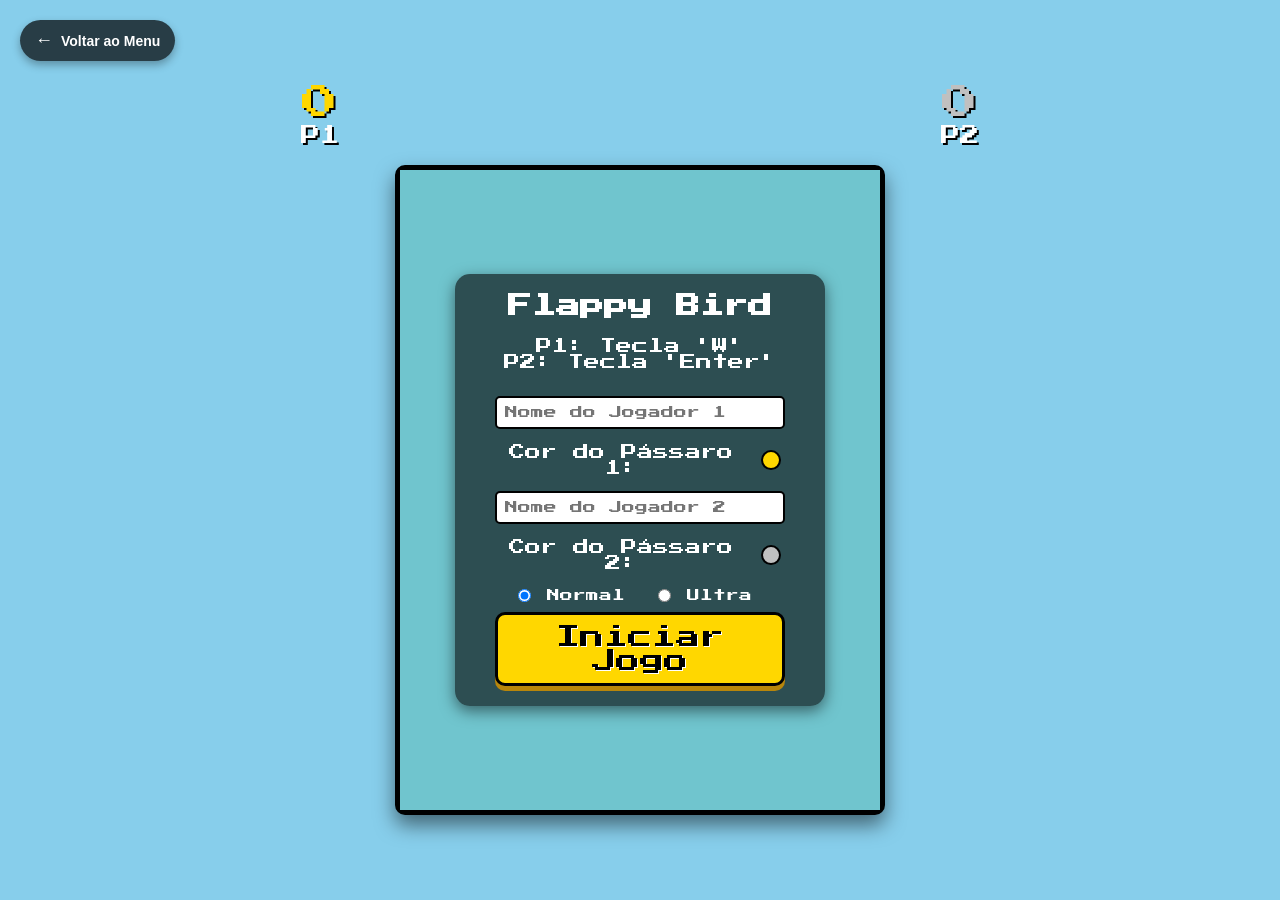
<file: flap/flap.html>
<!DOCTYPE html>
<html lang="pt-br">
<head>
    <meta charset="UTF-8">
    <meta name="viewport" content="width=device-width, initial-scale=1.0">
    <title>Flappy Bird Clone</title>
    <link rel="stylesheet" href="flap.css">
</head>
<body>
    <!-- Botão de voltar para o menu -->
    <div class="back-button">
        <a href="../game_hub/game_hub.html" class="back-link">
            <span class="arrow">←</span> Voltar ao Menu
        </a>
    </div>

    <div class="game-info">
        <div class="score-container">
            <span id="score-p1" class="player-score">0</span>
            <span id="name-p1" class="player-name">P1</span>
        </div>
        <div class="score-container">
            <span id="score-p2" class="player-score">0</span>
            <span id="name-p2" class="player-name">P2</span>
        </div>
    </div>
    <div class="game-container">
        <canvas id="gameCanvas" width="480" height="640"></canvas>
        
        <div id="startOverlay" class="overlay active">
            <h2>Flappy Bird</h2>
            <p>P1: Tecla 'W'<br>P2: Tecla 'Enter'</p>
            <input type="text" id="player1Name" class="name-input" placeholder="Nome do Jogador 1">
            <div class="color-selector">
                <label for="player1Color">Cor do Pássaro 1:</label>
                <input type="color" id="player1Color" value="#FFD700">
            </div>
            <input type="text" id="player2Name" class="name-input" placeholder="Nome do Jogador 2">
            <div class="color-selector">
                <label for="player2Color">Cor do Pássaro 2:</label>
                <input type="color" id="player2Color" value="#C0C0C0">
            </div>
            <div class="mode-selector">
                <input type="radio" id="modeNormal" name="gameMode" value="normal" checked>
                <label for="modeNormal">Normal</label>
                <input type="radio" id="modeUltra" name="gameMode" value="ultra">
                <label for="modeUltra">Ultra</label>
            </div>
            <button class="start-button" id="startButton">Iniciar Jogo</button>
        </div>
        
        <div id="countdownOverlay" class="overlay">
            <span id="countdown">5</span>
        </div>
        
        <div id="gameOverOverlay" class="overlay">
            <h2>Fim de Jogo</h2>
            <p><span id="finalName1"></span>: <span id="finalScore1">0</span> pontos</p>
            <p><span id="finalName2"></span>: <span id="finalScore2">0</span> pontos</p>
            <h3 id="winnerMessage"></h3>
            <button class="start-button" id="restartButton">Reiniciar</button>
            <button class="start-button" id="backToStartButton" style="margin-top: 10px;">Voltar ao Início</button>
        </div>
    </div>

    <script src="flap.js"></script>
</body>
</html>
</file>
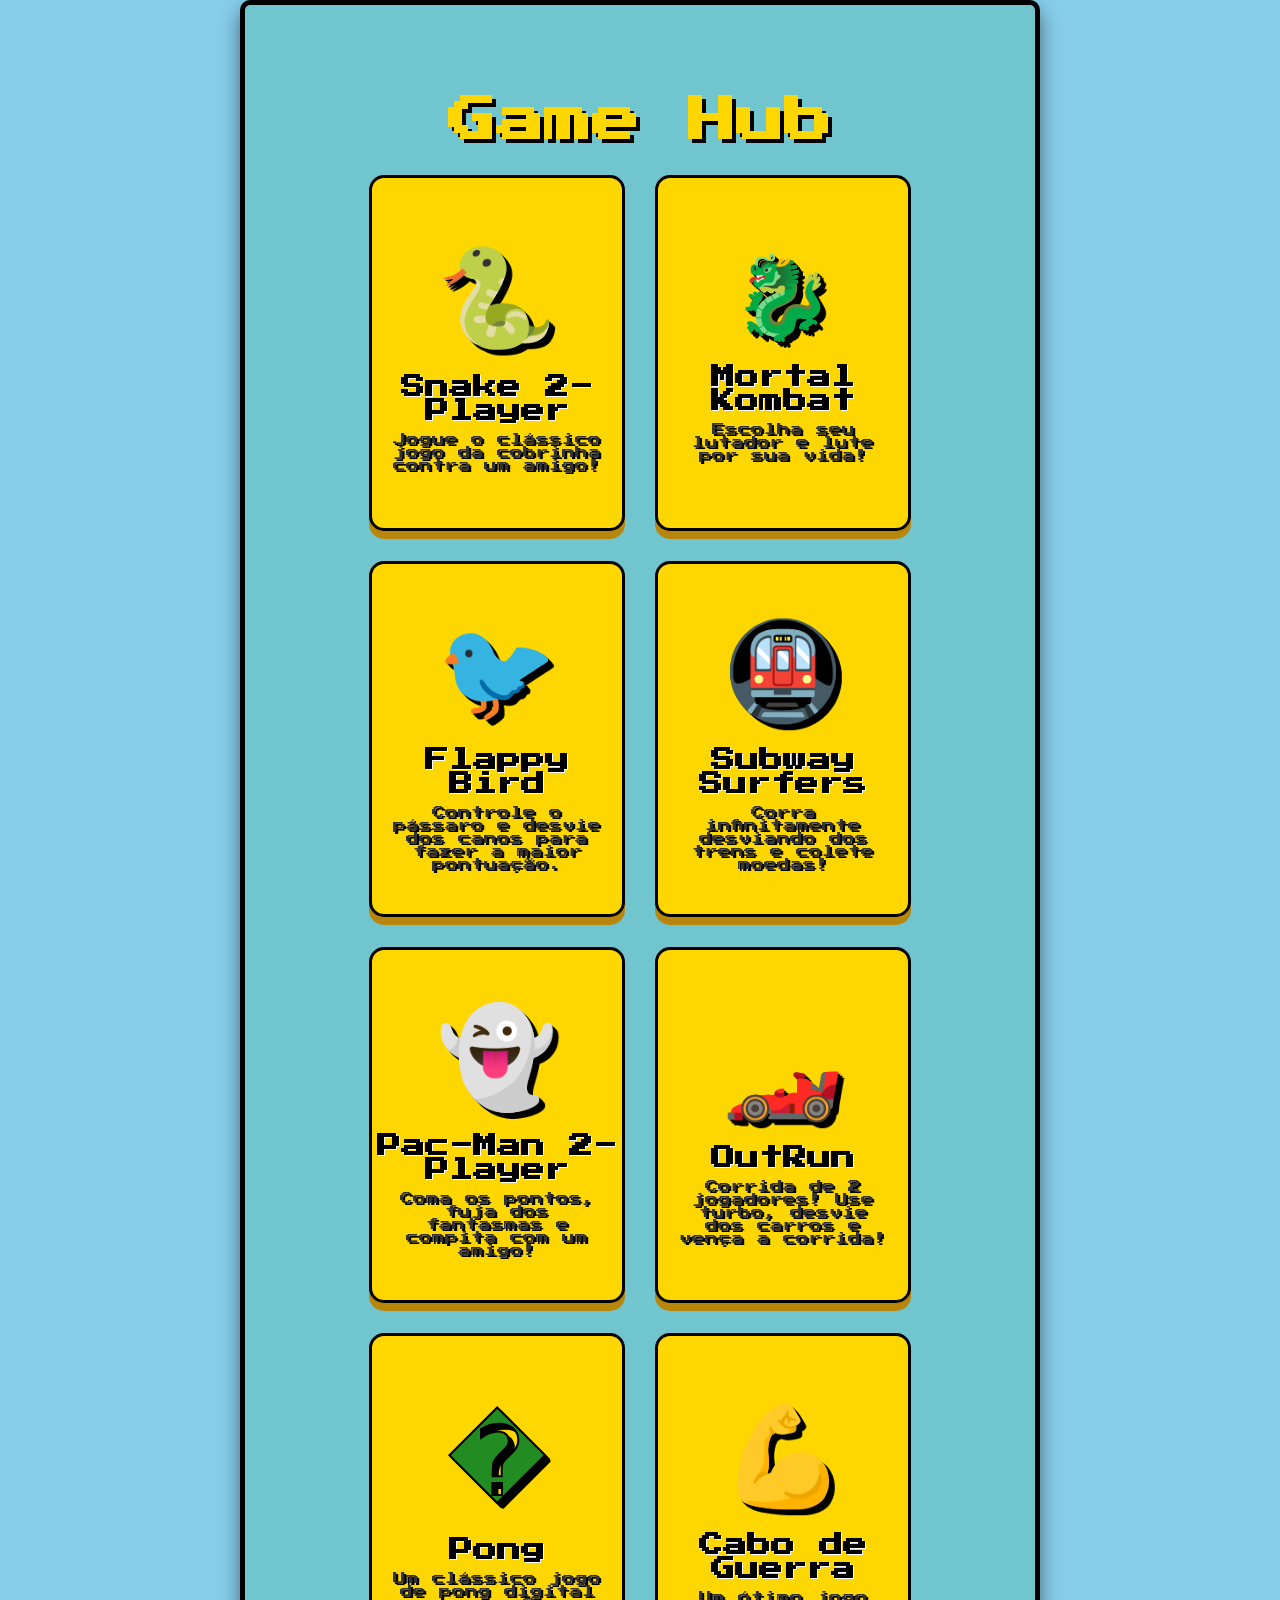
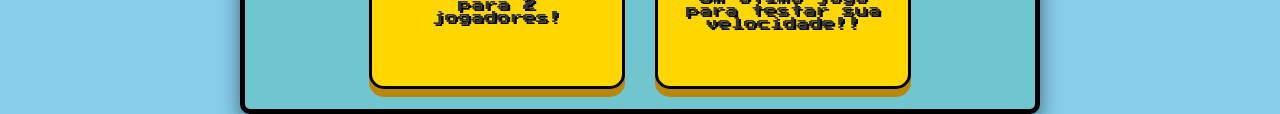
<file: game_hub/game_hub.html>
<!DOCTYPE html>
<html lang="pt-br">
<head>
    <meta charset="UTF-8">
    <meta name="viewport" content="width=device-width, initial-scale=1.0">
    <title>Game Hub</title>
    <link rel="stylesheet" href="game_hub.css">
</head>
<body>
    <div class="main-container">
        <div id="hub-page">
            <h1>Game Hub</h1>
            <div class="games-container">
                <a href="../snake/snake.html" class="game-card">
                    <span class="game-icon">🐍</span>
                    <h2>Snake 2-Player</h2>
                    <p>Jogue o clássico jogo da cobrinha contra um amigo!</p>
                </a>
                <a href="../luta/luta.html" class="game-card">
                    <span class="game-icon mortal-kombat">🐉</span>
                    <h2>Mortal Kombat</h2>
                    <p>Escolha seu lutador e lute por sua vida!</p>
                </a>
                <a href="../flap/flap.html" class="game-card">
                    <span class="game-icon">🐦</span>
                    <h2>Flappy Bird</h2>
                    <p>Controle o pássaro e desvie dos canos para fazer a maior pontuação.</p>
                </a>
                <a href="../subway/subway.html" class="game-card">
                    <span class="game-icon">🚇</span>
                    <h2>Subway Surfers</h2>
                    <p>Corra infinitamente desviando dos trens e colete moedas!</p>
                </a>
                
                <a href="../pacman/pacman.html" class="game-card">
                    <span class="game-icon">👻</span>
                    <h2>Pac-Man 2-Player</h2>
                    <p>Coma os pontos, fuja dos fantasmas e compita com um amigo!</p>
                </a>
                
                <a href="../corrida/corrida.html" class="game-card">
                    <span class="game-icon">🏎️</span>
                    <h2>OutRun</h2>
                    <p>Corrida de 2 jogadores! Use turbo, desvie dos carros e vença a corrida!</p>
                </a>

                <a href="../pong/pong.html" class="game-card">
                    <span class="game-icon">�</span>
                    <h2>Pong</h2>
                    <p>Um clássico jogo de pong digital para 2 jogadores!</p>
                </a>

                <a href="../cabodeguerra/cabodeguerra.html" class="game-card">
                    <span class="game-icon">💪</span>
                    <h2>Cabo de Guerra</h2>
                    <p>Um ótimo jogo para testar sua velocidade!!</p>
                </a>
            </div>
        </div>
    </div>
</body>
</html>
</file>
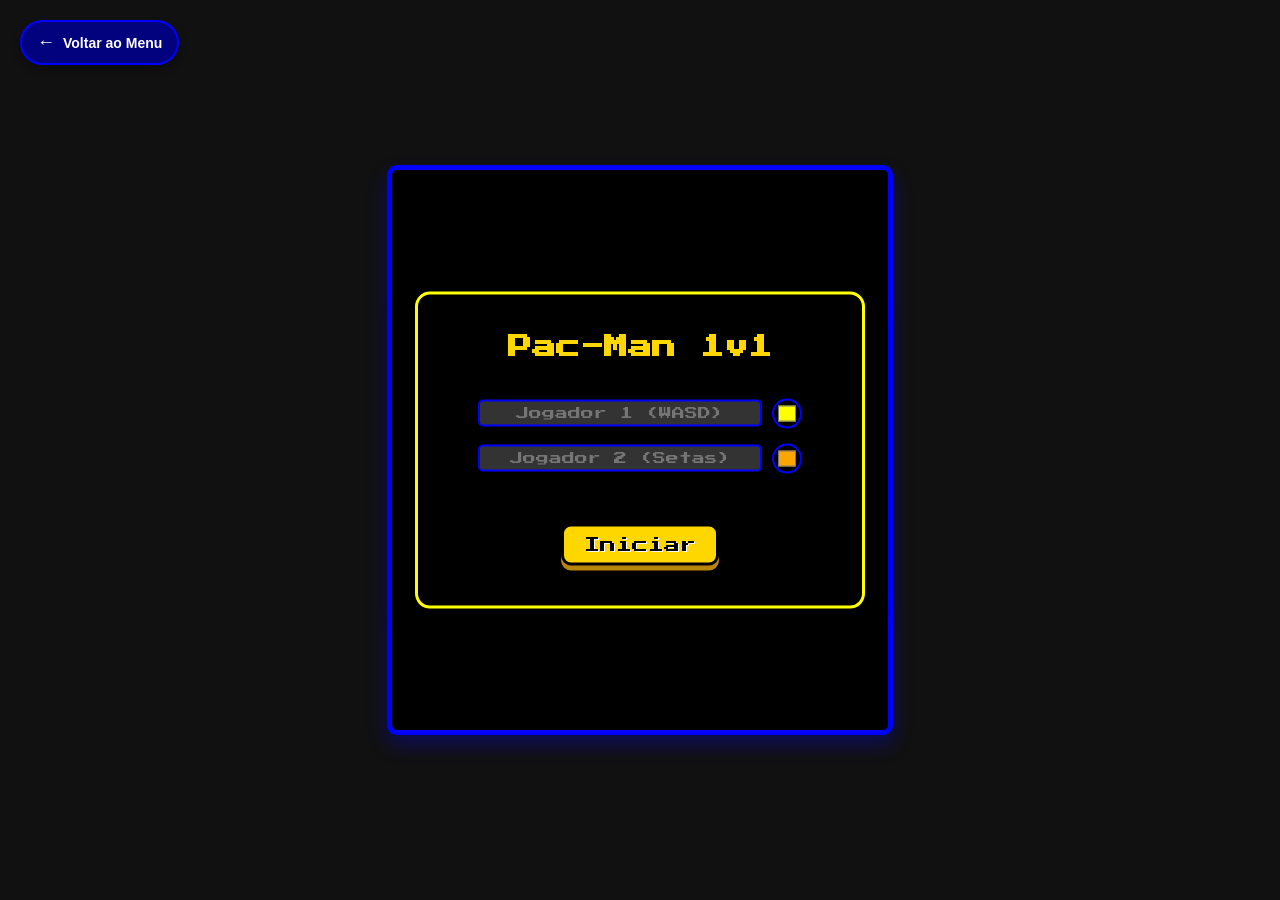
<file: pacman/pacman.html>
<!DOCTYPE html>
<html lang="pt-br">
<head>
    <meta charset="UTF-8">
    <meta name="viewport" content="width=device-width, initial-scale=1.0">
    <title>Pac-Man 2-Player</title>
    <link rel="stylesheet" href="pacman.css">
</head>
<body>
    <div class="back-button">
        <a href="../game_hub/game_hub.html" class="back-link">
            <span class="arrow">←</span> Voltar ao Menu
        </a>
    </div>

    <div class="game-container">
        <canvas id="gameCanvas" width="456" height="480"></canvas>
        <div id="startOverlay" class="overlay">
            <h2>Pac-Man 1v1</h2>
            <div class="player-inputs">
                <div class="player-input-row">
                    <input type="text" id="player1NameInput" placeholder="Jogador 1 (WASD)">
                    <input type="color" id="player1ColorInput" value="#FFFF00">
                </div>
                <div class="player-input-row">
                    <input type="text" id="player2NameInput" placeholder="Jogador 2 (Setas)">
                    <input type="color" id="player2ColorInput" value="#FFA500">
                </div>
            </div>
            <button id="startButton" class="start-button">Iniciar</button>
        </div>
        <div id="countdownOverlay" class="overlay hidden">
            <h2 class="countdown"></h2>
        </div>
        <div id="gameOverOverlay" class="overlay hidden">
            <h2>Fim de Jogo</h2>
            <p id="winnerMessage" class="winner-text"></p>
            <button id="restartButton" class="restart-button">Reiniciar</button>
            <button id="backButton" class="back-button-overlay">Voltar ao Início</button>
        </div>
        <div id="scoreDisplay" class="score-display hidden">
            <span id="player1ScoreDisplay"></span>
            <span id="player2ScoreDisplay"></span>
        </div>
    </div>

    <script src="pacman.js"></script>
</body>
</html>
</file>
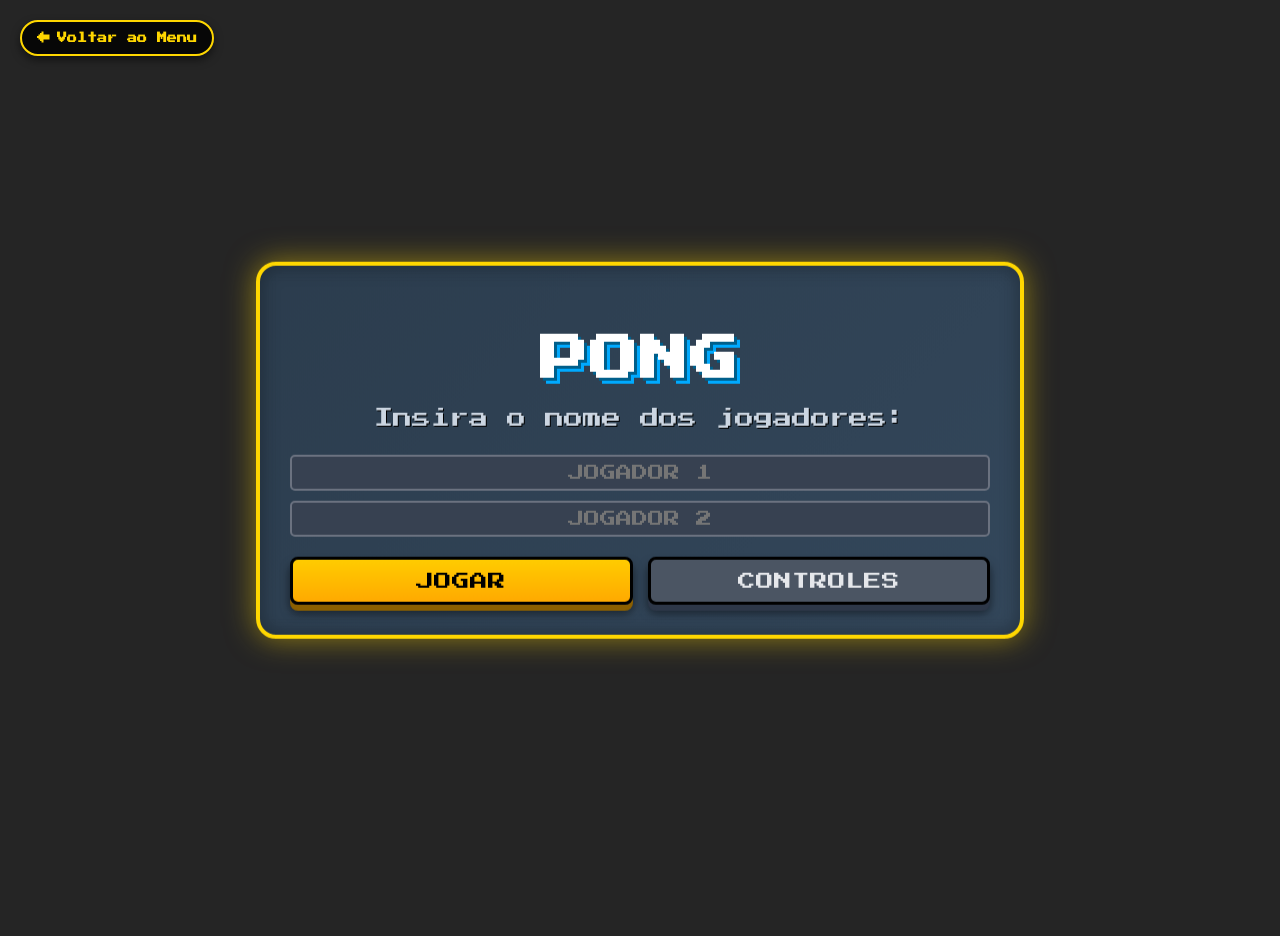
<file: pong/pong.html>
<!DOCTYPE html>
<html lang="pt-br">
<head>
    <meta charset="UTF-8">
    <meta name="viewport" content="width=device-width, initial-scale=1.0">
    <title>Jogo Pong</title>
    <link rel="preconnect" href="https://fonts.googleapis.com">
    <link rel="preconnect" href="https://fonts.gstatic.com" crossorigin>
    <link href="https://fonts.googleapis.com/css2?family=Press+Start+2P&display=swap" rel="stylesheet">
    <link rel="stylesheet" href="pong.css">
</head>
<body>
    <div class="back-button">
        <a href="../game_hub/game_hub.html" class="back-link">
            <span class="arrow">←</span> Voltar ao Menu
        </a>
    </div>

    <div id="messageBox" class="message-container">
        <div id="homeScreenContent">
            <h2 class="home-title">PONG</h2>
            <p class="subtitle">Insira o nome dos jogadores:</p>
            <div class="input-group">
                <input type="text" id="player1NameInput" placeholder="JOGADOR 1" maxlength="15">
                <input type="text" id="player2NameInput" placeholder="JOGADOR 2" maxlength="15">
            </div>
            <div class="button-group">
                <button id="mainButton">JOGAR</button>
                <button id="controlsButton">CONTROLES</button>
            </div>
        </div>

        <div id="controlsScreenContent" style="display: none;">
            <h2 class="home-title">CONTROLES</h2>
            <div class="controls">
                <div class="player-controls">
                    <p><strong>Jogador 1 (Esquerda):</strong></p>
                    <p>Subir: <span class="key">W</span></p>
                    <p>Descer: <span class="key">S</span></p>
                </div>
                <div class="player-controls">
                    <p><strong>Jogador 2 (Direita):</strong></p>
                    <p>Subir: <span class="key">↑</span></p>
                    <p>Descer: <span class="key">↓</span></p>
                </div>
            </div>
            <p style="margin-top:15px;">Quem fizer 7 pontos primeiro, vence!</p>
            <div class="button-group">
                <button id="backToHomeFromControls">Voltar</button>
            </div>
        </div>

        <div id="endGameContent" style="display: none;">
            <h2 class="home-title" id="endGameTitle"></h2>
            <div class="button-group">
                <button id="playAgainButton">Jogar Novamente</button>
                <button id="backToHomeButton">Voltar para Início</button>
            </div>
        </div>
    </div>

    <div class="game-container" style="display:none;">
        <div class="ui-container">
            <div class="player-info">
                <div class="player-name" id="player1Name"></div>
                <div class="score" id="player1Score">0</div>
            </div>
            <div id="timer">PRIMEIRO A 7</div>
            <div class="player-info p2">
                <div class="player-name p2" id="player2Name"></div>
                <div class="score" id="player2Score">0</div>
            </div>
        </div>
        <canvas id="gameCanvas"></canvas>
    </div>

    <script src="pong.js"></script>
</body>
</html>
</file>
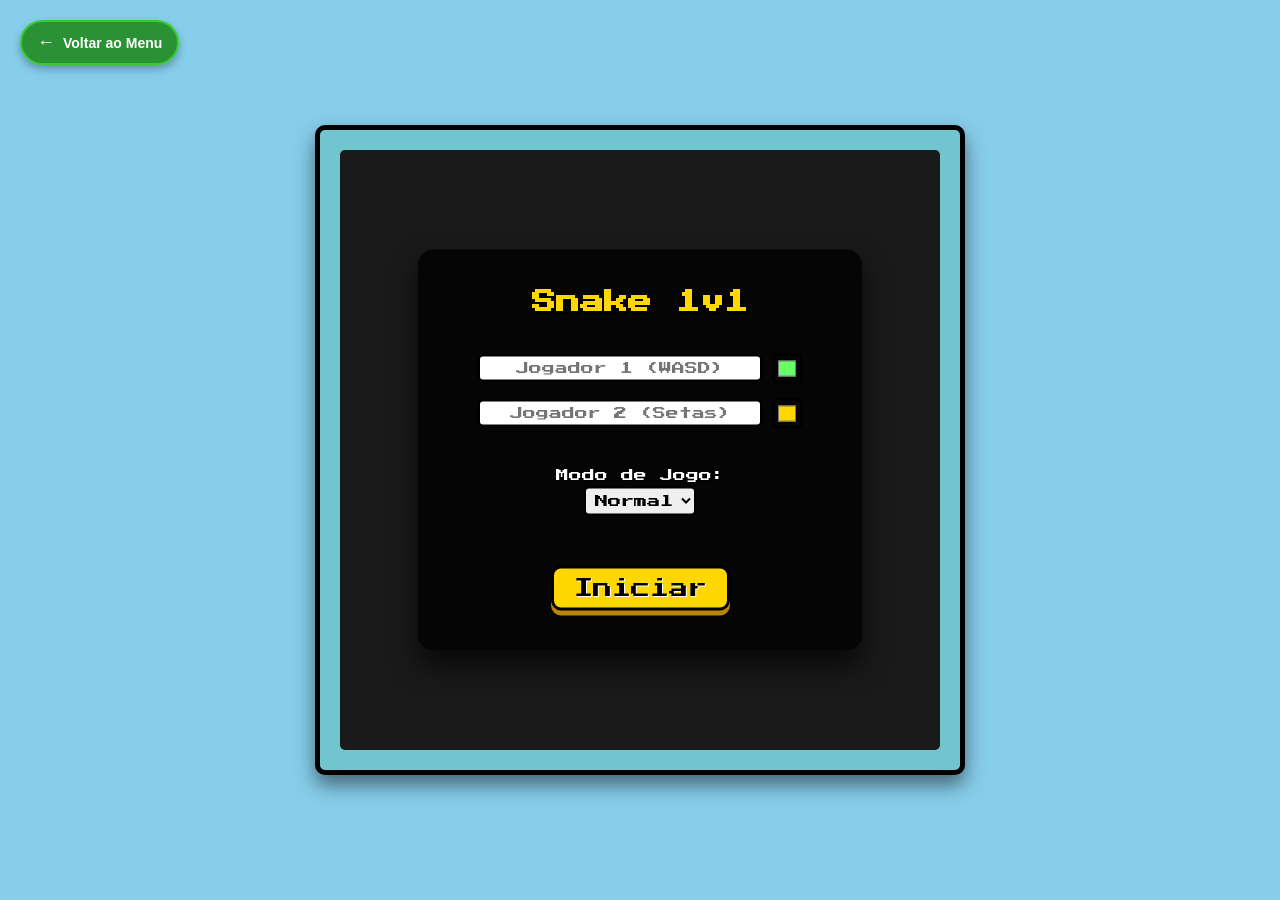
<file: snake/snake.html>
<!DOCTYPE html>
<html lang="pt-br">
<head>
    <meta charset="UTF-8">
    <meta name="viewport" content="width=device-width, initial-scale=1.0">
    <title>Snake 2-Player</title>
    <link rel="stylesheet" href="snake.css">
</head>
<body>
    <!-- Botão de voltar para o menu -->
    <div class="back-button">
        <a href="../game_hub/game_hub.html" class="back-link">
            <span class="arrow">←</span> Voltar ao Menu
        </a>
    </div>
    <div class="game-container">
        <canvas id="gameCanvas" width="600" height="600"></canvas>
        <div id="startOverlay" class="overlay">
            <h2>Snake 1v1</h2>
            <div class="player-inputs">
                <div class="player-input-row">
                    <input type="text" id="player1NameInput" placeholder="Jogador 1 (WASD)">
                    <input type="color" id="player1ColorInput" value="#66FF66">
                </div>
                <div class="player-input-row">
                    <input type="text" id="player2NameInput" placeholder="Jogador 2 (Setas)">
                    <input type="color" id="player2ColorInput" value="#FFD700">
                </div>
            </div>
            <div class="input-group">
                <label for="modeSelector">Modo de Jogo:</label>
                <select id="modeSelector" class="player-inputs input-row" style="padding: 5px; border-radius: 5px; border: 2px solid #000; font-family: 'Press Start 2P', cursive;">
                    <option value="Normal">Normal</option>
                    <option value="Ultra">Ultra</option>
                </select>
            </div>
            <button id="startButton" class="start-button">Iniciar</button>
        </div>
        <div id="countdownOverlay" class="overlay hidden">
            <h2 class="countdown"></h2>
        </div>
        <div id="gameOverOverlay" class="overlay hidden">
            <h2>Fim de Jogo</h2>
            <p id="winnerMessage" class="winner-text">Vencedor: Ninguém</p>
            <button id="restartButton" class="restart-button">Reiniciar</button>
            <button id="backButton" class="back-button">Voltar ao Início</button>
        </div>
        <div id="scoreDisplay" class="score-display hidden">
            <span id="player1ScoreDisplay">P1: 0</span>
            <span id="player2ScoreDisplay">P2: 0</span>
        </div>
    </div>

    <script src="snake.js"></script>
</body>
</html>
</file>
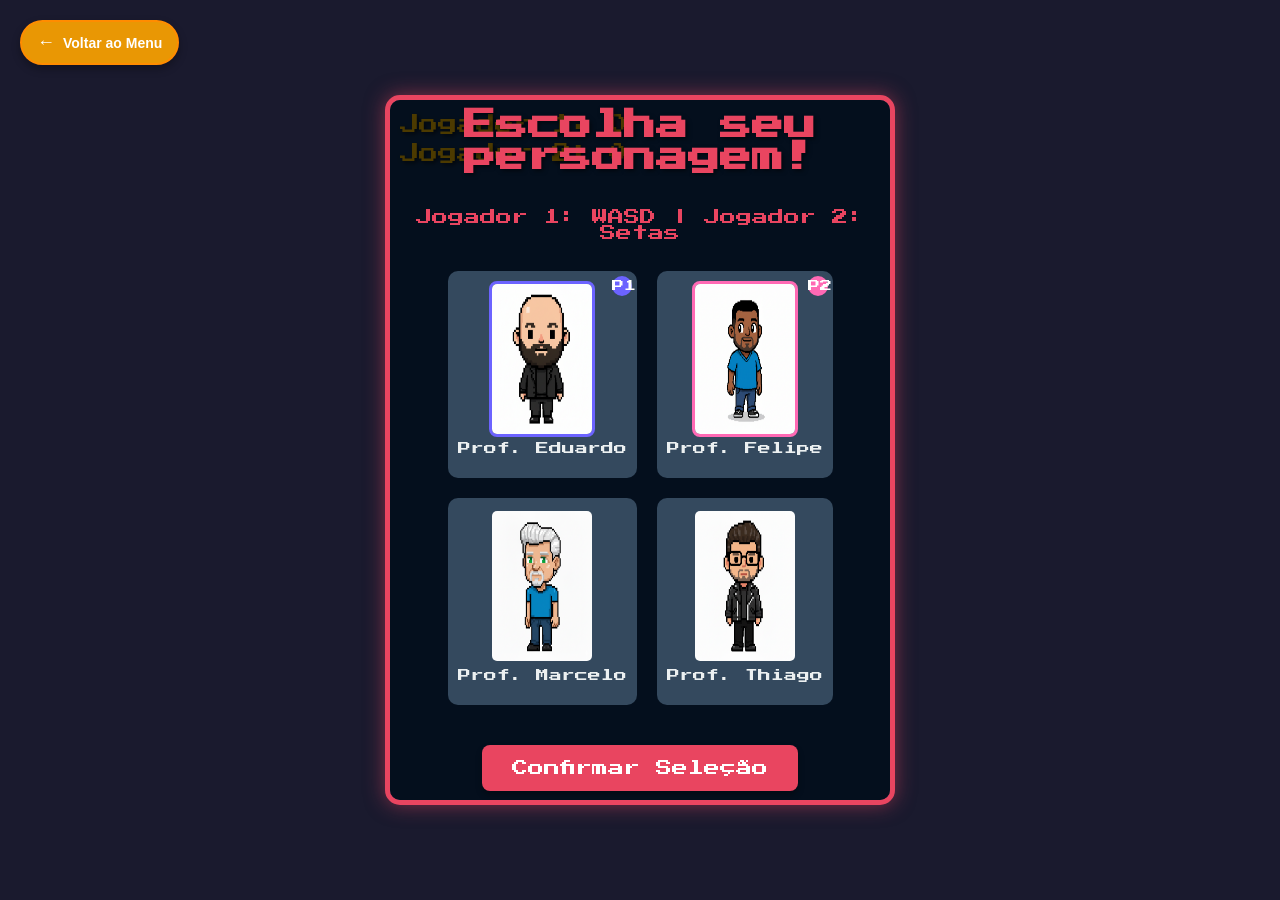
<file: subway/subway.html>
<!DOCTYPE html>
<html lang="pt-br">
<head>
    <meta charset="UTF-8">
    <meta name="viewport" content="width=device-width, initial-scale=1.0">
    <title>Corredor Infinito 2 Jogadores</title>
    <link rel="stylesheet" href="subway.css">
</head>
<body>
    <!-- Botão de voltar para o menu -->
    <div class="back-button">
        <a href="../game_hub/game_hub.html" class="back-link">
            <span class="arrow">←</span> Voltar ao Menu
        </a>
    </div>

    <div id="game-container">
        <canvas id="gameCanvas"></canvas>
        <div id="game-overlay">
        </div>
        <div id="score-container">
            <div id="score1" class="score-text">Jogador 1: 0</div>
            <div id="score2" class="score-text">Jogador 2: 0</div>
        </div>
    </div>

    <script src="subway.js"></script>
</body>
</html>
</file>
<file: game_hub.css>
@import url('https://fonts.googleapis.com/css2?family=Press+Start+2P&display=swap');

body {
    font-family: 'Press Start 2P', cursive;
    background-color: #87CEEB;
    display: flex;
    justify-content: center;
    align-items: center;
    min-height: 100vh;
    margin: 0;
    overflow: auto;
    flex-direction: column;
    color: #fff;
    text-shadow: 2px 2px 0 #000;
}

.main-container {
    position: relative;
    max-width: 800px;
    width: 90%;
    background-color: #70c5ce;
    border: 5px solid #000;
    border-radius: 10px;
    box-shadow: 0 10px 20px rgba(0, 0, 0, 0.5);
    padding: 60px 20px 20px; /* Aumentado padding-top para o título */
    box-sizing: border-box;
    display: flex;
    flex-direction: column;
    justify-content: center;
    align-items: center;
}

#hub-page {
    position: relative;
    width: 100%;
    display: flex;
    flex-direction: column;
    align-items: center;
}

#hub-page h1 {
    font-size: 3em;
    color: #FFD700;
    text-shadow: 4px 4px 0 #000;
    margin-bottom: 30px;
    text-align: center;
}

.games-container {
    display: flex;
    flex-wrap: wrap;
    justify-content: center;
    gap: 30px;
    width: 100%;
}

@media (max-width: 768px) {
    #hub-page h1 {
        font-size: 2em;
    }
    .games-container {
        flex-direction: column;
        align-items: center;
    }
}

.game-card {
    font-family: 'Press Start 2P', cursive;
    width: 250px;
    height: 350px;
    background-color: #FFD700;
    border-radius: 15px;
    border: 3px solid #000;
    box-shadow: 0 8px 0 #b8860b;
    display: flex;
    flex-direction: column;
    justify-content: center;
    align-items: center;
    text-align: center;
    cursor: pointer;
    transition: transform 0.2s, box-shadow 0.2s;
    text-decoration: none;
    color: inherit;
}

.game-card:hover {
    transform: translateY(-5px);
    box-shadow: 0 12px 0 #b8860b;
}

.game-card:active {
    transform: translateY(3px);
    box-shadow: 0 4px 0 #b8860b;
}

.game-card h2 {
    font-size: 1.5em;
    color: #000;
    text-shadow: 1px 1px 0 #fff;
    margin: 10px 0;
}

.game-card p {
    font-size: 0.8em;
    color: #333;
    padding: 0 15px;
    margin: 0;
}

.game-icon {
    font-size: 6em;
    color: #228B22;
    margin-bottom: 10px;
    -webkit-text-stroke: 2px #000;
    filter: drop-shadow(4px 4px 0 #000);
}

.game-icon.mortal-kombat {
    font-size: 5em;
    color: #8B0000;
    -webkit-text-stroke: 2px #FFD700;
    filter: drop-shadow(4px 4px 0 #000);
}
</file>
<file: cabodeguerra/cabodeguerra.css>
:root {
    --player1-color: #ff3300;
    --player2-color: #00aaff;
    --body-color: #f1c27d;
    --bg-color: #1a1a1a;
    --ui-color: #e5e7eb;
    --button-start-color: #ffcc00;
    --button-end-color: #ffaa00;
    --button-text-color: #000;
    --rope-color: #c68e4b;
}

body {
    display: flex;
    flex-direction: column;
    justify-content: center;
    align-items: center;
    min-height: 100vh;
    background: #252525;
    color: var(--ui-color);
    font-family: 'Press Start 2P', cursive;
    padding: 10px;
    overflow: hidden;
    text-align: center;
}

.game-container {
    display: flex;
    flex-direction: column;
    align-items: center;
    gap: 15px;
    background: var(--bg-color);
    border: 5px solid #000;
    border-radius: 12px;
    padding: 15px;
    box-shadow: 0 10px 20px rgba(0, 0, 0, 0.7);
    max-width: 90%;
    width: 800px;
    box-sizing: content-box;
}

@media (max-width: 850px) {
    .game-container { width: 95%; }
}

.ui-container {
    display: flex;
    justify-content: space-between;
    align-items: center;
    width: 100%;
    height: 40px;
    margin-bottom: 5px;
}

.player-info {
    display: flex;
    flex-direction: column;
    width: 40%;
    align-items: flex-start;
}
.player-info.p2 { align-items: flex-end; }

.player-name {
    font-size: clamp(0.7rem, 1.5vw, 1.1rem);
    margin-bottom: 5px;
    text-shadow: 1px 1px #000;
    color: var(--player1-color);
}
.player-name.p2 { text-align: right; color: var(--player2-color); }

#timer {
    font-size: clamp(1rem, 2vw, 1.2rem);
    color: var(--ui-color);
    text-shadow: 1px 1px #000;
    width: 110px;
    text-align: center;
}

#gameCanvas {
    background: linear-gradient(180deg, #3a2b1a 0%, #4a3820 60%, #2e2210 100%);
    border: 4px solid #4b5563;
    border-radius: 8px;
    touch-action: none;
    width: 100%;
    max-width: 800px;
    aspect-ratio: 16 / 9;
    display: block;
}

.canvas-wrapper {
    position: relative;
    width: 100%;
    max-width: 800px;
}

#countdownDisplay {
    position: absolute;
    top: 50%;
    left: 50%;
    transform: translate(-50%, -50%) scale(1);
    font-family: 'Press Start 2P', cursive;
    font-size: clamp(2.5rem, 8vw, 5rem);
    color: #FFD700;
    text-shadow: 4px 4px 0 #000, 0 0 20px rgba(255, 215, 0, 0.7);
    pointer-events: none;
    opacity: 0;
    z-index: 5;
}

#countdownDisplay.pop {
    animation: countdownPop 0.7s ease-out;
}

@keyframes countdownPop {
    0% { transform: translate(-50%, -50%) scale(0.4); opacity: 0; }
    30% { transform: translate(-50%, -50%) scale(1.15); opacity: 1; }
    60% { transform: translate(-50%, -50%) scale(1); opacity: 1; }
    100% { transform: translate(-50%, -50%) scale(1); opacity: 0; }
}

.mash-hint {
    display: flex;
    justify-content: space-between;
    width: 100%;
    font-size: clamp(0.55rem, 1.3vw, 0.8rem);
    color: #cbd5e1;
    text-shadow: 1px 1px #000;
}
.mash-hint .key {
    color: #fca5a5;
}

.message-container {
    position: fixed;
    top: 50%;
    left: 50%;
    transform: translate(-50%, -50%);
    background: linear-gradient(135deg, rgba(44, 62, 80, 0.95), rgba(52, 73, 94, 0.95));
    padding: 30px;
    border-radius: 20px;
    border: 4px solid #FFD700;
    z-index: 1000;
    text-align: center;
    box-shadow: 0 0 30px rgba(255, 215, 0, 0.5), inset 0 0 20px rgba(0,0,0,0.3);
    max-width: 600px;
    width: 90%;
    max-height: 90vh;
    overflow-y: auto;
    animation: fadeIn 0.4s ease-in-out;
    color: var(--ui-color);
    backdrop-filter: blur(10px);
}

@media (min-width: 768px) {
    .message-container { max-width: 700px; }
    .message-container .controls { flex-direction: row; justify-content: space-around; }
}

.home-title {
    font-size: clamp(1.6rem, 5vw, 3rem);
    margin-bottom: 20px;
    color: #fff;
    text-shadow: 3px 3px 0 #7a4a12, 6px 6px 0 #c68e4b;
    letter-spacing: 1px;
}

.message-container .subtitle {
    font-size: clamp(0.8rem, 2vw, 1.2rem);
    color: #cbd5e1;
    margin-bottom: 20px;
    text-shadow: 1px 1px #000;
}

.message-container p {
    font-size: clamp(0.7rem, 1.5vw, 1rem);
    margin-bottom: 10px;
    color: #e5e7eb;
    line-height: 1.6;
    text-shadow: 1px 1px #000;
}

.controls {
    margin-top: 15px;
    text-align: left;
    padding: 0 5px;
    display: flex;
    flex-direction: column;
    gap: 15px;
}
.controls .player-controls {
    background-color: #4b5563;
    padding: 15px;
    border-radius: 8px;
    border: 2px solid #6b7280;
    flex: 1;
}
.key { color: #fca5a5; text-shadow: 1px 1px #000; }

.button-group {
    display: flex;
    flex-direction: column;
    gap: 15px;
    margin-top: 20px;
    width: 100%;
}
@media (min-width: 768px) {
    .button-group { flex-direction: row; }
}

.input-group {
    display: flex;
    flex-direction: column;
    gap: 10px;
    margin-bottom: 20px;
}
.input-group input {
    background-color: #374151;
    border: 2px solid #6b7280;
    border-radius: 5px;
    color: var(--ui-color);
    font-family: 'Press Start 2P', cursive;
    padding: 8px;
    font-size: clamp(0.7rem, 1.5vw, 1rem);
    width: 100%;
    box-sizing: border-box;
    text-align: center;
}

.message-container button {
    background: linear-gradient(180deg, var(--button-start-color), var(--button-end-color));
    color: var(--button-text-color);
    border: 3px solid #000;
    padding: 12px 25px;
    font-family: 'Press Start 2P', cursive;
    border-radius: 8px;
    cursor: pointer;
    font-size: clamp(0.8rem, 2vw, 1.1rem);
    box-shadow: 0 6px 0 #8b5f00, 0 8px 10px rgba(0,0,0,0.5);
    transition: transform 0.1s ease-in-out, box-shadow 0.1s ease-in-out;
    flex: 1;
}

#controlsButton, #backToHomeFromControls, #backToHomeFromSelection {
    background: #4b5563;
    box-shadow: 0 6px 0 #2d3748, 0 8px 10px rgba(0,0,0,0.5);
    color: var(--ui-color);
    border-color: #000;
}
#controlsButton:active, #backToHomeFromControls:active, #backToHomeFromSelection:active {
    box-shadow: 0 2px 0 #2d3748;
}

.message-container button:hover { box-shadow: 0 4px 0 #8b5f00, 0 6px 8px rgba(0,0,0,0.5); }
.message-container button:active { transform: translateY(2px); box-shadow: 0 2px 0 #8b5f00; }

@keyframes fadeIn {
    from { opacity: 0; transform: translate(-50%, -50%) scale(0.85); }
    to { opacity: 1; transform: translate(-50%, -50%) scale(1); }
}

.back-button { position: fixed; top: 20px; left: 20px; z-index: 2000; }
.back-link {
    display: inline-flex;
    align-items: center;
    padding: 10px 15px;
    background-color: rgba(0, 0, 0, 0.8);
    color: #FFD700;
    text-decoration: none;
    border-radius: 25px;
    font-family: 'Press Start 2P', monospace;
    font-size: 10px;
    font-weight: bold;
    transition: all 0.3s ease;
    box-shadow: 0 4px 8px rgba(0, 0, 0, 0.5);
    border: 2px solid #FFD700;
}
.back-link:hover {
    background-color: #FFD700;
    color: #000;
    transform: translateY(-2px);
    box-shadow: 0 6px 12px rgba(255, 215, 0, 0.4);
}
.arrow { font-size: 12px; margin-right: 8px; }

/* Character Selection Styles (mesmo padrao do luta) */
.character-grid {
    display: grid;
    grid-template-columns: repeat(2, 1fr);
    gap: 20px;
    margin: 30px auto;
    max-width: 500px;
    justify-items: center;
    align-items: center;
    width: 100%;
}

.character-card {
    position: relative;
    background: linear-gradient(135deg, #2c3e50, #34495e);
    border: 3px solid #FFD700;
    border-radius: 15px;
    padding: 20px;
    text-align: center;
    cursor: pointer;
    transition: all 0.3s ease;
    font-family: 'Press Start 2P', monospace;
    width: 180px;
    height: 160px;
    display: flex;
    flex-direction: column;
    align-items: center;
    justify-content: center;
}
.character-card:hover {
    transform: translateY(-5px);
    box-shadow: 0 10px 20px rgba(255, 215, 0, 0.3);
}
.character-card.player1-selected {
    border-color: #e74c3c;
    background: linear-gradient(135deg, #c0392b, #e74c3c);
}
.character-card.player2-selected {
    border-color: #3498db;
    background: linear-gradient(135deg, #2980b9, #3498db);
}
.character-image {
    width: 70px;
    height: 70px;
    border-radius: 50%;
    border: 3px solid #FFD700;
    margin-bottom: 10px;
    object-fit: cover;
}
.character-name {
    color: #FFD700;
    font-size: 9px;
    text-shadow: 2px 2px 0 #000;
    margin-bottom: 5px;
}
.selection-marker-p1, .selection-marker-p2 {
    position: absolute;
    top: -8px;
    font-size: 10px;
    font-weight: bold;
    padding: 4px 8px;
    border-radius: 12px;
    display: none;
    z-index: 10;
}
.selection-marker-p1 { left: -8px; background: #e74c3c; color: white; box-shadow: 2px 2px 5px rgba(0,0,0,0.5); }
.selection-marker-p2 { right: -8px; background: #3498db; color: white; box-shadow: 2px 2px 5px rgba(0,0,0,0.5); }

#confirmSelectionBtn:disabled {
    background: linear-gradient(135deg, #7f8c8d, #95a5a6) !important;
    cursor: not-allowed !important;
    opacity: 0.5 !important;
    color: #2c3e50 !important;
}
#confirmSelectionBtn:disabled:hover {
    transform: none !important;
    box-shadow: 0 6px 0 #95a5a6, 0 8px 15px rgba(0, 0, 0, 0.3) !important;
}

@media (max-width: 768px) {
    .character-grid { grid-template-columns: repeat(2, 1fr); gap: 15px; max-width: 350px; }
    .character-card { width: 140px; height: 130px; padding: 15px; }
    .character-image { width: 50px; height: 50px; }
    .character-name { font-size: 7px; }
    .message-container { padding: 20px; max-width: 95vw; }
}
</file>
<file: flap/flap.css>
@import url('https://fonts.googleapis.com/css2?family=Press+Start+2P&display=swap');

body {
    font-family: 'Press Start 2P', cursive;
    background-color: #87CEEB; /* Azul céu */
    display: flex;
    justify-content: center;
    align-items: center;
    height: 100vh;
    margin: 0;
    overflow: hidden;
    flex-direction: column;
}

.game-container {
    position: relative;
    border: 5px solid #000;
    border-radius: 10px;
    box-shadow: 0 10px 20px rgba(0, 0, 0, 0.5);
    background-color: #87CEEB;
}

canvas {
    display: block;
    background-color: #70c5ce;
}

.game-info {
    display: flex;
    justify-content: space-around;
    align-items: center;
    width: 100%;
    font-size: 1.5em;
    color: #fff;
    text-shadow: 2px 2px 0 #000;
    z-index: 10;
    margin-bottom: 20px;
}

.score-container {
    display: flex;
    flex-direction: column;
    align-items: center;
    text-align: center;
}

.player-score {
    font-size: 1.5em;
}

.player-name {
    font-size: 0.8em;
    margin-top: 5px;
}

#score-p1 {
    color: #FFD700;
}

#score-p2 {
    color: #C0C0C0;
}

.overlay {
    position: absolute;
    top: 50%;
    left: 50%;
    transform: translate(-50%, -50%);
    text-align: center;
    background: rgba(0, 0, 0, 0.6);
    padding: 20px 40px;
    border-radius: 15px;
    box-shadow: 0 5px 15px rgba(0, 0, 0, 0.5);
    color: #fff;
    z-index: 20;
    display: none;
}

.overlay.active {
    display: block;
}

.overlay.countdown-active {
    display: flex;
    justify-content: center;
    align-items: center;
    flex-direction: column;
    width: 100%;
    height: 100%;
    background: rgba(0, 0, 0, 0.4);
    font-size: 5em;
}

.overlay h2 {
    margin-top: 0;
}

.name-input {
    margin: 10px 0;
    padding: 8px;
    font-family: 'Press Start 2P', cursive;
    font-size: 0.8em;
    border: 2px solid #000;
    border-radius: 5px;
    background: #fff;
}

.color-selector {
    display: flex;
    align-items: center;
    justify-content: center;
    margin: 5px 0;
}

.color-selector input[type="color"] {
    -webkit-appearance: none;
    -moz-appearance: none;
    appearance: none;
    border: none;
    width: 30px;
    height: 30px;
    background-color: transparent;
    cursor: pointer;
    margin-left: 10px;
}

.color-selector input[type="color"]::-webkit-color-swatch {
    border-radius: 50%;
    border: 2px solid #000;
}

.color-selector input[type="color"]::-moz-color-swatch {
    border-radius: 50%;
    border: 2px solid #000;
}

.mode-selector {
    margin-top: 15px;
    margin-bottom: 10px;
    font-size: 0.8em;
}

.mode-selector label {
    cursor: pointer;
    margin-right: 15px;
}

.start-button {
    font-family: 'Press Start 2P', cursive;
    font-size: 1.5em;
    padding: 10px 20px;
    border-radius: 10px;
    border: 3px solid #000;
    background-color: #FFD700;
    color: #000;
    cursor: pointer;
    text-shadow: 1px 1px 0 #fff;
    box-shadow: 0 5px 0 #b8860b;
    transition: all 0.1s ease-in-out;
}

.start-button:hover {
    transform: translateY(-2px);
    box-shadow: 0 7px 0 #b8860b;
}

.start-button:active {
    transform: translateY(3px);
    box-shadow: 0 2px 0 #b8860b;
}

.back-button {
    position: absolute;
    top: 20px;
    left: 20px;
    z-index: 1000;
}

.back-link {
    display: inline-flex;
    align-items: center;
    padding: 10px 15px;
    background-color: rgba(0, 0, 0, 0.7);
    color: white;
    text-decoration: none;
    border-radius: 25px;
    font-family: 'Arial', sans-serif;
    font-size: 14px;
    font-weight: bold;
    transition: all 0.3s ease;
    box-shadow: 0 4px 8px rgba(0, 0, 0, 0.3);
}

.back-link:hover {
    background-color: rgba(0, 0, 0, 0.9);
    transform: translateY(-2px);
    box-shadow: 0 6px 12px rgba(0, 0, 0, 0.4);
}

.arrow {
    font-size: 18px;
    margin-right: 8px;
}
</file>
<file: game_hub/game_hub.css>
@import url('https://fonts.googleapis.com/css2?family=Press+Start+2P&display=swap');

body {
    font-family: 'Press Start 2P', cursive;
    background-color: #87CEEB;
    display: flex;
    justify-content: center;
    align-items: center;
    min-height: 100vh;
    margin: 0;
    overflow: auto;
    flex-direction: column;
    color: #fff;
    text-shadow: 2px 2px 0 #000;
}

.main-container {
    position: relative;
    max-width: 800px;
    width: 90%;
    background-color: #70c5ce;
    border: 5px solid #000;
    border-radius: 10px;
    box-shadow: 0 10px 20px rgba(0, 0, 0, 0.5);
    padding: 60px 20px 20px; /* Aumentado padding-top para o título */
    box-sizing: border-box;
    display: flex;
    flex-direction: column;
    justify-content: center;
    align-items: center;
}

#hub-page {
    position: relative;
    width: 100%;
    display: flex;
    flex-direction: column;
    align-items: center;
}

#hub-page h1 {
    font-size: 3em;
    color: #FFD700;
    text-shadow: 4px 4px 0 #000;
    margin-bottom: 30px;
    text-align: center;
}

.games-container {
    display: flex;
    flex-wrap: wrap;
    justify-content: center;
    gap: 30px;
    width: 100%;
}

@media (max-width: 768px) {
    #hub-page h1 {
        font-size: 2em;
    }
    .games-container {
        flex-direction: column;
        align-items: center;
    }
}

.game-card {
    font-family: 'Press Start 2P', cursive;
    width: 250px;
    height: 350px;
    background-color: #FFD700;
    border-radius: 15px;
    border: 3px solid #000;
    box-shadow: 0 8px 0 #b8860b;
    display: flex;
    flex-direction: column;
    justify-content: center;
    align-items: center;
    text-align: center;
    cursor: pointer;
    transition: transform 0.2s, box-shadow 0.2s;
    text-decoration: none;
    color: inherit;
}

.game-card:hover {
    transform: translateY(-5px);
    box-shadow: 0 12px 0 #b8860b;
}

.game-card:active {
    transform: translateY(3px);
    box-shadow: 0 4px 0 #b8860b;
}

.game-card h2 {
    font-size: 1.5em;
    color: #000;
    text-shadow: 1px 1px 0 #fff;
    margin: 10px 0;
}

.game-card p {
    font-size: 0.8em;
    color: #333;
    padding: 0 15px;
    margin: 0;
}

.game-icon {
    font-size: 6em;
    color: #228B22;
    margin-bottom: 10px;
    -webkit-text-stroke: 2px #000;
    filter: drop-shadow(4px 4px 0 #000);
}

.game-icon.mortal-kombat {
    font-size: 5em;
    color: #8B0000;
    -webkit-text-stroke: 2px #FFD700;
    filter: drop-shadow(4px 4px 0 #000);
}
</file>
<file: pacman/pacman.css>
@import url('https://fonts.googleapis.com/css2?family=Press+Start+2P&display=swap');

body {
    font-family: 'Press Start 2P', cursive;
    background-color: #111; /* Fundo escuro */
    display: flex;
    justify-content: center;
    align-items: center;
    height: 100vh;
    margin: 0;
    overflow: hidden;
    flex-direction: column;
}

.game-container {
    position: relative;
    border: 5px solid #0000FF; /* Borda azul Pac-Man */
    border-radius: 10px;
    box-shadow: 0 10px 20px rgba(0, 0, 255, 0.3);
    background-color: #000;
    padding: 20px;
    /* Adicionado espaço no topo para o placar */
    padding-top: 60px; 
}

canvas {
    display: block;
    background-color: #000;
}

/* --- SEÇÃO MODIFICADA --- */
.score-display {
    position: absolute;
    /* Movido para o topo */
    top: 15px; 
    left: 20px;
    right: 20px;
    width: auto;
    display: flex;
    justify-content: space-between; /* Alinhamento melhorado */
    font-size: 1em;
    color: #fff;
    text-shadow: 2px 2px 0 #0000FF;
    z-index: 10;
}

.overlay {
    position: absolute;
    top: 50%;
    left: 50%;
    transform: translate(-50%, -50%);
    text-align: center;
    background: rgba(0, 0, 0, 0.85);
    padding: 40px 60px;
    border-radius: 15px;
    box-shadow: 0 15px 30px rgba(0, 0, 0, 0.7);
    color: #fff;
    z-index: 20;
    display: flex;
    flex-direction: column;
    align-items: center;
    gap: 20px;
    animation: fadeIn 0.5s ease-out;
    border: 3px solid #FFFF00;
}

@keyframes fadeIn {
    from { opacity: 0; transform: translate(-50%, -40%); }
    to { opacity: 1; transform: translate(-50%, -50%); }
}

.overlay h2 {
    margin-top: 0;
    color: #FFD700;
    text-shadow: 3px 3px 0 #000;
}

.countdown {
    font-size: 6em;
    color: #FFD700;
    text-shadow: 5px 5px 0 #000;
    animation: pulse 1s infinite;
}

@keyframes pulse {
    0% { transform: scale(1); opacity: 1; }
    50% { transform: scale(1.2); opacity: 0.8; }
    100% { transform: scale(1); opacity: 1; }
}

.player-inputs {
    display: flex;
    flex-direction: column;
    gap: 15px;
    margin-bottom: 20px;
}

.player-input-row {
    display: flex;
    align-items: center;
    gap: 10px;
}

.player-inputs input[type="text"] {
    font-family: 'Press Start 2P', cursive;
    padding: 5px;
    border-radius: 5px;
    border: 2px solid #0000FF;
    background-color: #333;
    color: #fff;
    font-size: 0.8em;
    text-align: center;
}

.player-inputs input[type="color"] {
    -webkit-appearance: none;
    -moz-appearance: none;
    appearance: none;
    width: 30px;
    height: 30px;
    border: 2px solid #0000FF;
    border-radius: 50%; /* Bolinhas de cor */
    cursor: pointer;
    background: none;
}

.start-button, .restart-button, .back-button-overlay {
    font-family: 'Press Start 2P', cursive;
    font-size: 1em;
    padding: 10px 20px;
    border-radius: 10px;
    border: 3px solid #000;
    background-color: #FFD700;
    color: #000;
    cursor: pointer;
    text-shadow: 1px 1px 0 #fff;
    box-shadow: 0 5px 0 #b8860b;
    transition: all 0.1s ease-in-out;
    margin-top: 10px;
}
.start-button:hover, .restart-button:hover, .back-button-overlay:hover {
    transform: translateY(-2px);
    box-shadow: 0 7px 0 #b8860b;
}

.start-button:active, .restart-button:active, .back-button-overlay:active {
    transform: translateY(3px);
    box-shadow: 0 2px 0 #b8860b;
}

.back-button {
    position: absolute;
    top: 20px;
    left: 20px;
    z-index: 1000;
}

.back-link {
    display: inline-flex;
    align-items: center;
    padding: 10px 15px;
    background-color: rgba(0, 0, 139, 0.9);
    color: white;
    text-decoration: none;
    border-radius: 25px;
    font-family: 'Arial', sans-serif;
    font-size: 14px;
    font-weight: bold;
    transition: all 0.3s ease;
    box-shadow: 0 4px 8px rgba(0, 0, 0, 0.3);
    border: 2px solid #0000FF;
}

.back-link:hover {
    background-color: #0000FF;
    color: #fff;
    transform: translateY(-2px);
    box-shadow: 0 6px 12px rgba(0, 0, 255, 0.4);
}

.arrow {
    font-size: 18px;
    margin-right: 8px;
}

.hidden {
    display: none;
}

.winner-text {
    font-size: 1.2em;
    color: #FFD700;
    text-shadow: 2px 2px 0 #000;
}
</file>
<file: pong/pong.css>
:root {
    --player1-color: #ff3300;
    --player2-color: #00aaff;
    --ball-color: #ffffff;
    --bg-color: #1a1a1a;
    --ui-color: #e5e7eb;
    --button-start-color: #ffcc00;
    --button-end-color: #ffaa00;
    --button-text-color: #000;
    --net-color: #4b5563;
}

body {
    display: flex;
    flex-direction: column;
    justify-content: center;
    align-items: center;
    min-height: 100vh;
    background: #252525;
    color: var(--ui-color);
    font-family: 'Press Start 2P', cursive;
    padding: 10px;
    overflow: hidden;
    text-align: center;
}

.game-container {
    display: flex;
    flex-direction: column;
    align-items: center;
    gap: 15px;
    background: var(--bg-color);
    border: 5px solid #000;
    border-radius: 12px;
    padding: 15px;
    box-shadow: 0 10px 20px rgba(0, 0, 0, 0.7);
    max-width: 90%;
    width: 800px;
    box-sizing: content-box;
}

@media (max-width: 850px) {
    .game-container {
        width: 95%;
    }
}

.ui-container {
    display: flex;
    justify-content: space-between;
    align-items: center;
    width: 100%;
    height: 40px;
    margin-bottom: 5px;
}

.player-info {
    display: flex;
    flex-direction: column;
    width: 40%;
    align-items: flex-start;
}
.player-info.p2 { align-items: flex-end; }

.player-name {
    font-size: clamp(0.7rem, 1.5vw, 1.1rem);
    margin-bottom: 5px;
    text-shadow: 1px 1px #000;
    color: var(--player1-color);
}
.player-name.p2 { text-align: right; color: var(--player2-color); }

.score {
    font-size: clamp(1.4rem, 3vw, 2rem);
}

#timer {
    font-size: clamp(1rem, 2vw, 1.2rem);
    color: var(--ui-color);
    text-shadow: 1px 1px #000;
    width: 100px;
    text-align: center;
}

#gameCanvas {
    background-color: #000;
    background-image:
        linear-gradient(90deg, transparent 49.5%, var(--net-color) 49.5%, var(--net-color) 50.5%, transparent 50.5%);
    border: 4px solid #4b5563;
    border-radius: 8px;
    touch-action: none;
    width: 100%;
    max-width: 800px;
    aspect-ratio: 16 / 9;
}

.message-container {
    position: fixed;
    top: 50%;
    left: 50%;
    transform: translate(-50%, -50%);
    background: linear-gradient(135deg, rgba(44, 62, 80, 0.95), rgba(52, 73, 94, 0.95));
    padding: 30px;
    border-radius: 20px;
    border: 4px solid #FFD700;
    z-index: 1000;
    text-align: center;
    box-shadow: 0 0 30px rgba(255, 215, 0, 0.5), inset 0 0 20px rgba(0,0,0,0.3);
    max-width: 600px;
    width: 90%;
    max-height: 90vh;
    overflow-y: auto;
    animation: fadeIn 0.4s ease-in-out;
    color: var(--ui-color);
    backdrop-filter: blur(10px);
}

@media (min-width: 768px) {
    .message-container {
        max-width: 700px;
    }
    .message-container .controls {
        flex-direction: row;
        justify-content: space-around;
    }
}

.home-title {
    font-size: clamp(1.6rem, 5vw, 3rem);
    margin-bottom: 20px;
    color: #fff;
    text-shadow: 3px 3px 0 #005f8b, 6px 6px 0 #00aaff;
    letter-spacing: 2px;
}

.message-container .subtitle {
    font-size: clamp(0.8rem, 2vw, 1.2rem);
    color: #cbd5e1;
    margin-bottom: 20px;
    text-shadow: 1px 1px #000;
}

.message-container p {
    font-size: clamp(0.7rem, 1.5vw, 1rem);
    margin-bottom: 10px;
    color: #e5e7eb;
    line-height: 1.6;
    text-shadow: 1px 1px #000;
}

.controls {
    margin-top: 15px;
    text-align: left;
    padding: 0 5px;
    display: flex;
    flex-direction: column;
    gap: 15px;
}

.controls .player-controls {
    background-color: #4b5563;
    padding: 15px;
    border-radius: 8px;
    border: 2px solid #6b7280;
    flex: 1;
}

.key {
    color: #fca5a5;
    text-shadow: 1px 1px #000;
}

.button-group {
    display: flex;
    flex-direction: column;
    gap: 15px;
    margin-top: 20px;
    width: 100%;
}

@media (min-width: 768px) {
    .button-group {
        flex-direction: row;
    }
}

.input-group {
    display: flex;
    flex-direction: column;
    gap: 10px;
    margin-bottom: 20px;
}

.input-group input {
    background-color: #374151;
    border: 2px solid #6b7280;
    border-radius: 5px;
    color: var(--ui-color);
    font-family: 'Press Start 2P', cursive;
    padding: 8px;
    font-size: clamp(0.7rem, 1.5vw, 1rem);
    width: 100%;
    box-sizing: border-box;
    text-align: center;
}

.message-container button {
    background: linear-gradient(180deg, var(--button-start-color), var(--button-end-color));
    color: var(--button-text-color);
    border: 3px solid #000;
    padding: 12px 25px;
    font-family: 'Press Start 2P', cursive;
    border-radius: 8px;
    cursor: pointer;
    font-size: clamp(0.8rem, 2vw, 1.1rem);
    box-shadow: 0 6px 0 #8b5f00, 0 8px 10px rgba(0,0,0,0.5);
    transition: transform 0.1s ease-in-out, box-shadow 0.1s ease-in-out;
    flex: 1;
}

#controlsButton, #backToHomeFromControls {
    background: #4b5563;
    box-shadow: 0 6px 0 #2d3748, 0 8px 10px rgba(0,0,0,0.5);
    color: var(--ui-color);
    border-color: #000;
}

#controlsButton:active, #backToHomeFromControls:active {
    box-shadow: 0 2px 0 #2d3748;
}

.message-container button:hover {
    box-shadow: 0 4px 0 #8b5f00, 0 6px 8px rgba(0,0,0,0.5);
}

.message-container button:active {
    transform: translateY(2px);
    box-shadow: 0 2px 0 #8b5f00;
}

@keyframes fadeIn {
    from { opacity: 0; transform: translate(-50%, -50%) scale(0.85); }
    to { opacity: 1; transform: translate(-50%, -50%) scale(1); }
}

.back-button {
    position: fixed;
    top: 20px;
    left: 20px;
    z-index: 2000;
}

.back-link {
    display: inline-flex;
    align-items: center;
    padding: 10px 15px;
    background-color: rgba(0, 0, 0, 0.8);
    color: #FFD700;
    text-decoration: none;
    border-radius: 25px;
    font-family: 'Press Start 2P', monospace;
    font-size: 10px;
    font-weight: bold;
    transition: all 0.3s ease;
    box-shadow: 0 4px 8px rgba(0, 0, 0, 0.5);
    border: 2px solid #FFD700;
}

.back-link:hover {
    background-color: #FFD700;
    color: #000;
    transform: translateY(-2px);
    box-shadow: 0 6px 12px rgba(255, 215, 0, 0.4);
}

.arrow {
    font-size: 12px;
    margin-right: 8px;
}
</file>
<file: snake/snake.css>
@import url('https://fonts.googleapis.com/css2?family=Press+Start+2P&display=swap');

body {
    font-family: 'Press Start 2P', cursive;
    background-color: #87CEEB; /* Azul céu */
    display: flex;
    justify-content: center;
    align-items: center;
    height: 100vh;
    margin: 0;
    overflow: hidden;
    flex-direction: column;
}

.game-container {
    position: relative;
    border: 5px solid #000;
    border-radius: 10px;
    box-shadow: 0 10px 20px rgba(0, 0, 0, 0.5);
    background-color: #70c5ce;
    padding: 20px;
}

canvas {
    display: block;
    background-color: #1a1a1a;
    border-radius: 5px;
}

.score-display {
    position: absolute;
    top: 10px;
    width: 100%;
    display: flex;
    justify-content: space-around;
    text-align: center;
    font-size: 1.5em;
    color: #FFD700;
    text-shadow: 2px 2px 0 #000;
    z-index: 10;
}

.overlay {
    position: absolute;
    top: 50%;
    left: 50%;
    transform: translate(-50%, -50%);
    text-align: center;
    background: rgba(0, 0, 0, 0.8);
    padding: 40px 60px;
    border-radius: 15px;
    box-shadow: 0 15px 30px rgba(0, 0, 0, 0.7);
    color: #fff;
    z-index: 20;
    display: flex;
    flex-direction: column;
    align-items: center;
    gap: 20px;
    animation: fadeIn 0.5s ease-out;
}

@keyframes fadeIn {
    from { opacity: 0; transform: translate(-50%, -40%); }
    to { opacity: 1; transform: translate(-50%, -50%); }
}

.overlay h2 {
    margin-top: 0;
    color: #FFD700;
    text-shadow: 3px 3px 0 #000;
}

.countdown {
    font-size: 6em;
    color: #FFD700;
    text-shadow: 5px 5px 0 #000;
    animation: pulse 1s infinite;
}

@keyframes pulse {
    0% { transform: scale(1); opacity: 1; }
    50% { transform: scale(1.2); opacity: 0.8; }
    100% { transform: scale(1); opacity: 1; }
}

.input-group {
    display: flex;
    flex-direction: column;
    gap: 5px;
    align-items: center;
}

.input-group label {
    font-size: 0.8em;
    text-shadow: 1px 1px 0 #000;
}

.player-inputs {
    display: flex;
    flex-direction: column;
    gap: 15px;
    margin-bottom: 20px;
}

.player-input-row {
    display: flex;
    align-items: center;
    gap: 10px;
}

.player-inputs input[type="text"] {
    font-family: 'Press Start 2P', cursive;
    padding: 5px;
    border-radius: 5px;
    border: 2px solid #000;
    background-color: #fff;
    color: #000;
    font-size: 0.8em;
    text-align: center;
}

.player-inputs input[type="color"] {
    -webkit-appearance: none;
    -moz-appearance: none;
    appearance: none;
    width: 30px;
    height: 30px;
    border: 2px solid #000;
    border-radius: 5px;
    cursor: pointer;
    background: none;
}

.start-button, .restart-button {
    font-family: 'Press Start 2P', cursive;
    font-size: 1.2em;
    padding: 10px 20px;
    border-radius: 10px;
    border: 3px solid #000;
    background-color: #FFD700;
    color: #000;
    cursor: pointer;
    text-shadow: 1px 1px 0 #fff;
    box-shadow: 0 5px 0 #b8860b;
    transition: all 0.1s ease-in-out;
    margin-top: 10px;
}

.start-button:hover, .restart-button:hover{
    transform: translateY(-2px);
    box-shadow: 0 7px 0 #b8860b;
}

.start-button:active, .restart-button:active{
    transform: translateY(3px);
    box-shadow: 0 2px 0 #b8860b;
}

.back-button {
    position: absolute;
    top: 20px;
    left: 20px;
    z-index: 1000;
}

.back-link {
    display: inline-flex;
    align-items: center;
    padding: 10px 15px;
    background-color: rgba(34, 139, 34, 0.9);
    color: white;
    text-decoration: none;
    border-radius: 25px;
    font-family: 'Arial', sans-serif;
    font-size: 14px;
    font-weight: bold;
    transition: all 0.3s ease;
    box-shadow: 0 4px 8px rgba(0, 0, 0, 0.3);
    border: 2px solid #32CD32;
}

.back-link:hover {
    background-color: #32CD32;
    color: #000;
    transform: translateY(-2px);
    box-shadow: 0 6px 12px rgba(50, 205, 50, 0.4);
}

.arrow {
    font-size: 18px;
    margin-right: 8px;
}

.hidden {
    display: none;
}

.winner-text {
    font-size: 1.2em;
    color: #FFD700;
    text-shadow: 2px 2px 0 #000;
}

.name-tag {
    font-size: 0.6em;
    color: white;
    text-shadow: 1px 1px 0 #000;
}

select {
    padding: 5px;
    border-radius: 5px;
    border: 2px solid #000;
    font-family: 'Press Start 2P', cursive;
}
</file>
<file: subway/subway.css>
@import url('https://fonts.googleapis.com/css2?family=Press+Start+2P&display=swap');

body {
    font-family: 'Press Start 2P', cursive;
    background-color: #1a1a2e;
    color: #e94560;
    display: flex;
    justify-content: center;
    align-items: center;
    min-height: 100vh;
    margin: 0;
    flex-direction: column;
    overflow: hidden;
    text-align: center;
}

#game-container {
    position: relative;
    background-color: #0f3460;
    border: 5px solid #e94560;
    border-radius: 15px;
    box-shadow: 0 0 20px rgba(233, 69, 96, 0.5);
    overflow: hidden;
}

canvas {
    display: block;
}

#game-overlay {
    position: absolute;
    top: 0;
    left: 0;
    width: 100%;
    height: 100%;
    background-color: rgba(0, 0, 0, 0.7);
    display: flex;
    flex-direction: column;
    justify-content: center;
    align-items: center;
    z-index: 10;
}

h1, h2 {
    margin: 0;
    text-shadow: 2px 2px 4px rgba(0, 0, 0, 0.5);
}

h1 {
    font-size: 2em;
    margin-bottom: 20px;
}

.message-text {
    font-size: 1em;
    margin-bottom: 10px;
}

button {
    font-family: 'Press Start 2P', cursive;
    background-color: #e94560;
    color: #fff;
    border: none;
    padding: 15px 30px;
    font-size: 1em;
    cursor: pointer;
    border-radius: 8px;
    transition: transform 0.2s, background-color 0.2s;
    box-shadow: 0 4px 6px rgba(0, 0, 0, 0.3);
    margin-top: 20px;
}

button:hover {
    background-color: #d13450;
    transform: translateY(-2px);
}

button:active {
    transform: translateY(0);
}

button:disabled {
    background-color: #555;
    cursor: not-allowed;
}

#score-container {
    position: absolute;
    top: 10px;
    left: 10px;
    display: flex;
    flex-direction: column;
    align-items: flex-start;
    z-index: 5;
}

.score-text {
    font-size: 1.2em;
    color: #ffc400;
    text-shadow: 2px 2px 4px rgba(0, 0, 0, 0.7);
    margin: 5px 0;
}

.character-select-container {
    display: flex;
    justify-content: center;
    flex-wrap: wrap;
    gap: 20px;
    margin-top: 20px;
    margin-bottom: 20px;
}

.character-card {
    display: flex;
    flex-direction: column;
    align-items: center;
    background-color: #34495e;
    padding: 10px;
    border-radius: 10px;
    cursor: pointer;
    transition: transform 0.2s, box-shadow 0.2s;
    position: relative;
}

.character-card .selection-marker {
    position: absolute;
    top: 5px;
    right: 5px;
    width: 20px;
    height: 20px;
    border-radius: 50%;
    display: none;
    text-align: center;
    font-size: 12px;
    line-height: 20px;
    color: #fff;
    font-family: 'Press Start 2P', cursive;
    background-color: transparent;
}

.character-card.player1-selected .selection-marker-p1 { 
    display: block; 
    background-color: #6c63ff; 
}

.character-card.player2-selected .selection-marker-p2 { 
    display: block; 
    background-color: #ff69b4; 
}

.character-card img {
    width: 100px;
    height: 150px;
    border-radius: 8px;
    border: 3px solid transparent;
}

.character-card.player1-selected img { 
    border-color: #6c63ff; 
}

.character-card.player2-selected img { 
    border-color: #ff69b4; 
}

.character-card p {
    font-size: 0.8em;
    margin-top: 5px;
    color: #ecf0f1;
}

.back-button {
    position: absolute;
    top: 20px;
    left: 20px;
    z-index: 1000;
}

.back-link {
    display: inline-flex;
    align-items: center;
    padding: 10px 15px;
    background-color: rgba(255, 165, 0, 0.9);
    color: white;
    text-decoration: none;
    border-radius: 25px;
    font-family: 'Arial', sans-serif;
    font-size: 14px;
    font-weight: bold;
    transition: all 0.3s ease;
    box-shadow: 0 4px 8px rgba(0, 0, 0, 0.3);
    border: 2px solid #FF8C00;
}

.back-link:hover {
    background-color: #FF8C00;
    color: #000;
    transform: translateY(-2px);
    box-shadow: 0 6px 12px rgba(255, 140, 0, 0.4);
}

.arrow {
    font-size: 18px;
    margin-right: 8px;
}
</file>
